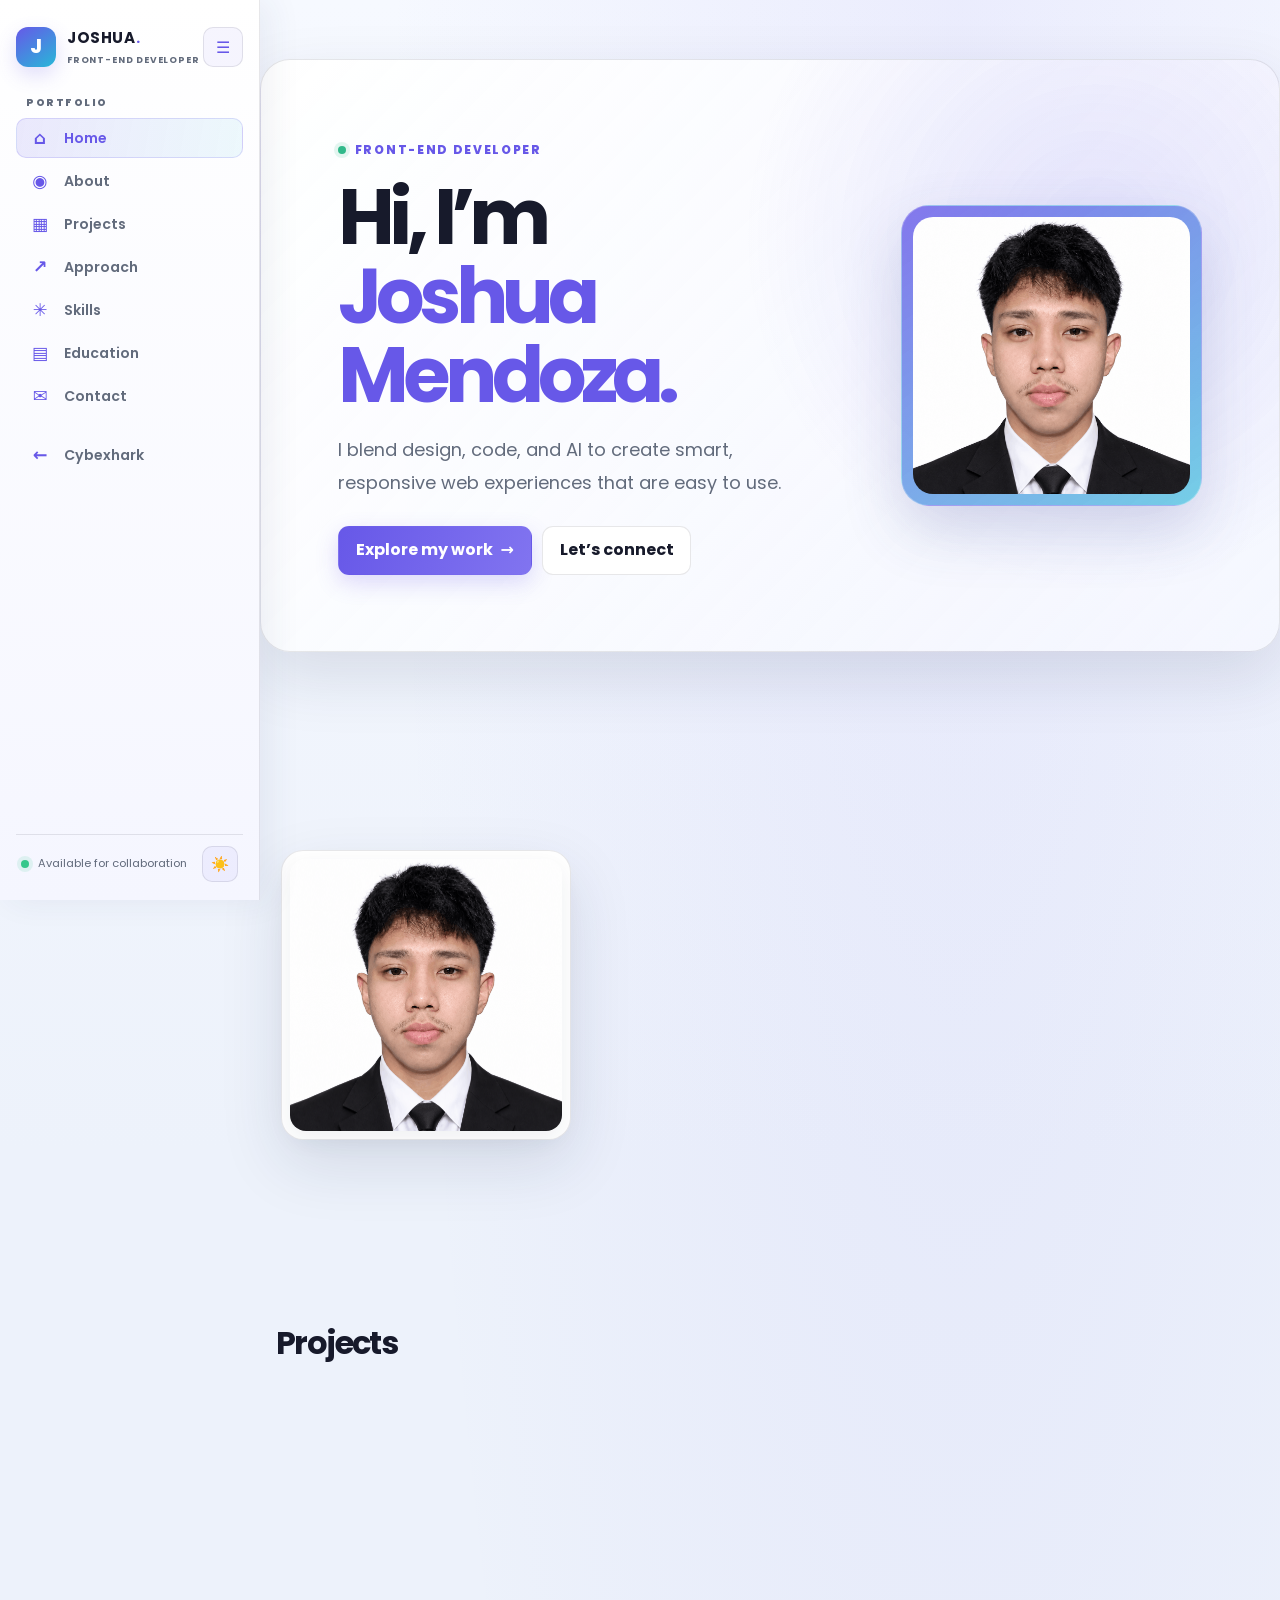
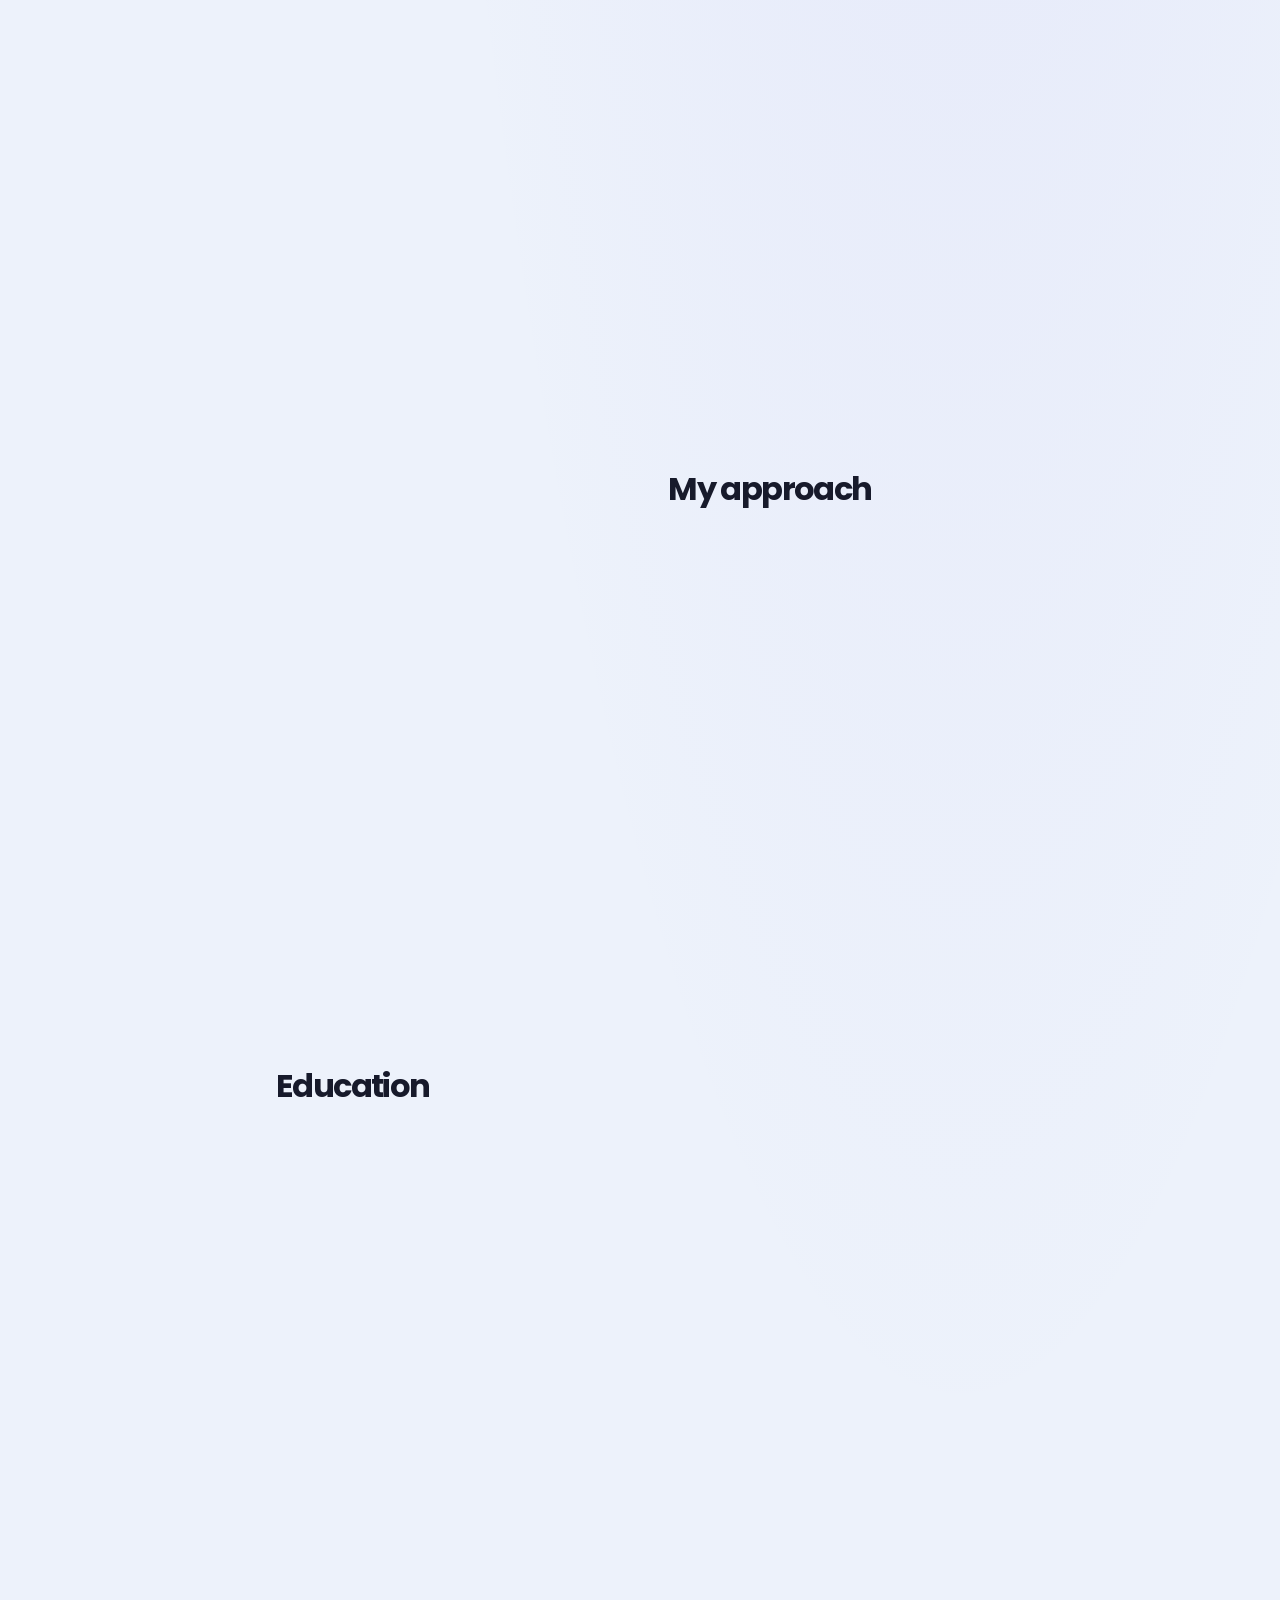
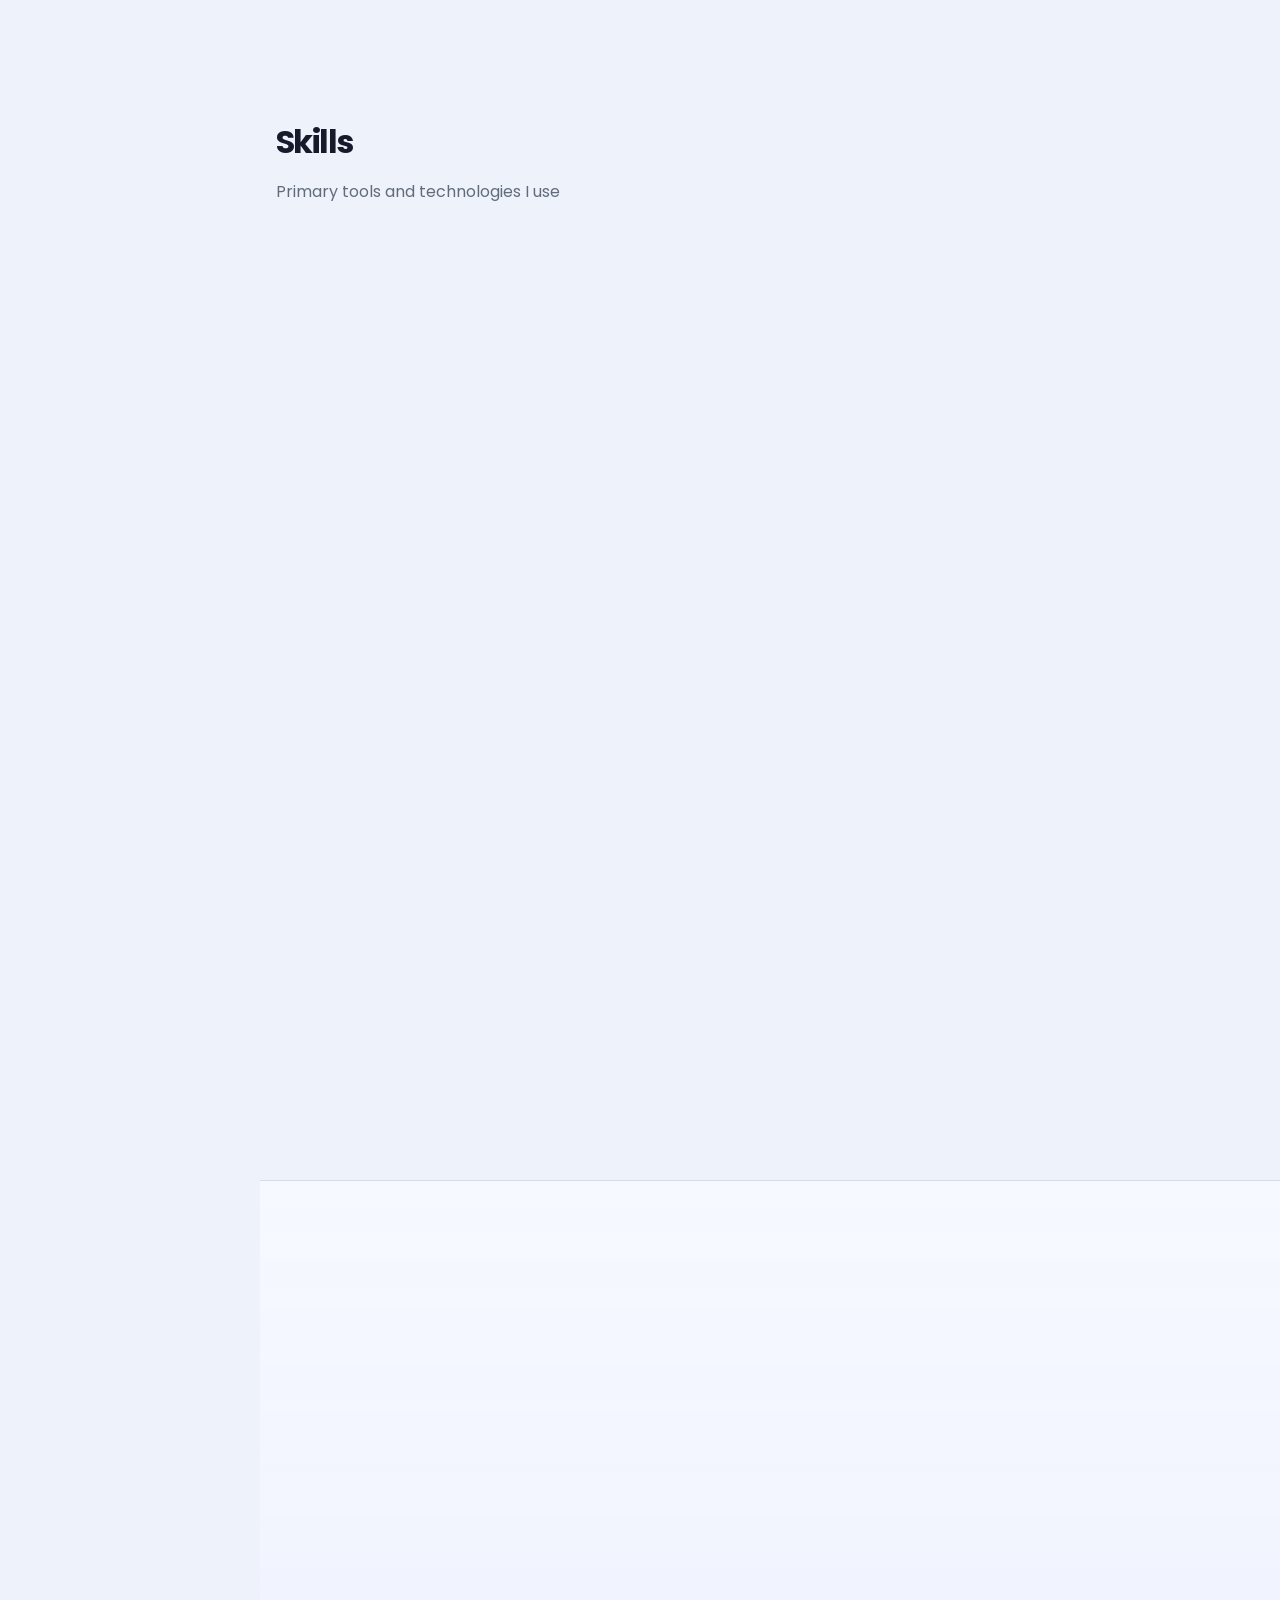
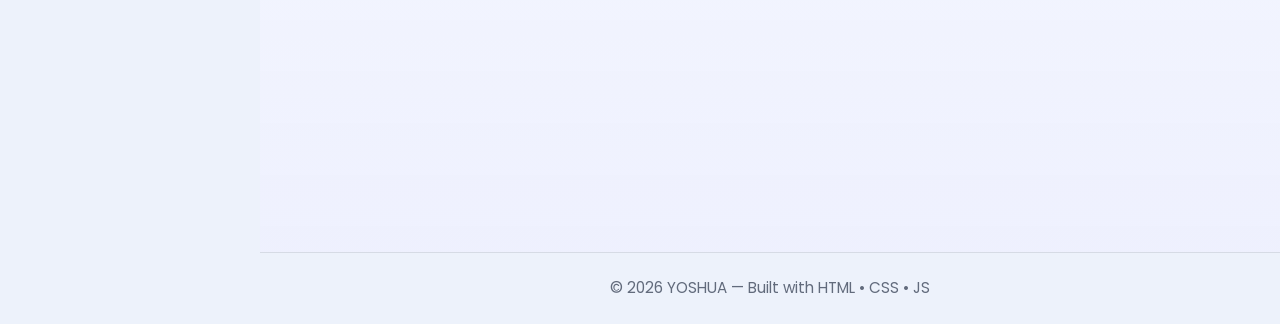
<file: profile.html>
<!DOCTYPE html>
<html lang="en">
<head>
  <meta charset="utf-8" />
  <meta name="viewport" content="width=device-width,initial-scale=1" /> 
  <link rel="icon" href="J.png" type="image/png" />
  <title>Joshua Mendoza — Front-End Developer</title>
  <meta name="description" content="Explore the portfolio of Joshua Mendoza, a front-end developer building responsive, user-friendly web experiences.">
  <link href="https://fonts.googleapis.com/css2?family=Poppins:wght@300;400;500;600;700;800&display=swap" rel="stylesheet">
  <link rel="stylesheet" href="profile.css">
  <meta name="theme-color" content="#6758e8">
</head>
<body>
  <aside class="profile-sidebar" id="site-sidebar" aria-label="Profile navigation">
    <div class="sidebar-top">
      <a class="sidebar-brand" href="#hero" aria-label="Joshua Mendoza home">
        <span class="sidebar-brand-mark" aria-hidden="true">J</span>
        <span class="sidebar-brand-copy"><strong>JOSHUA<span>.</span></strong><small>FRONT-END DEVELOPER</small></span>
      </a>
      <button id="sidebar-collapse-btn" class="sidebar-collapse-btn" type="button" aria-controls="navbar" aria-expanded="true" aria-label="Collapse sidebar" title="Collapse sidebar">
        <span aria-hidden="true">☰</span>
      </button>
    </div>
    <p class="sidebar-label">PORTFOLIO</p>
    <nav id="navbar" class="nav" aria-label="Primary">
      <a href="#hero"><span class="nav-icon" aria-hidden="true">⌂</span><span class="nav-label">Home</span></a>
      <a href="#about"><span class="nav-icon" aria-hidden="true">◉</span><span class="nav-label">About</span></a>
      <a href="#projects"><span class="nav-icon" aria-hidden="true">▦</span><span class="nav-label">Projects</span></a>
      <a href="#approach"><span class="nav-icon" aria-hidden="true">↗</span><span class="nav-label">Approach</span></a>
      <a href="#skills"><span class="nav-icon" aria-hidden="true">✳</span><span class="nav-label">Skills</span></a>
      <a href="#education"><span class="nav-icon" aria-hidden="true">▤</span><span class="nav-label">Education</span></a>
      <a href="#contact"><span class="nav-icon" aria-hidden="true">✉</span><span class="nav-label">Contact</span></a>
      <a class="sidebar-home-link" href="index.html"><span class="nav-icon" aria-hidden="true">←</span><span class="nav-label">Cybexhark</span></a>
    </nav>
    <div class="sidebar-bottom">
      <span class="sidebar-status" aria-hidden="true"></span>
      <span class="sidebar-label-text">Available for collaboration</span>
      <button id="theme-toggle" class="icon-btn theme-toggle" type="button" aria-label="Toggle dark mode" title="Toggle dark mode">
        <span class="icon-sun" aria-hidden="true">☀️</span>
        <span class="icon-moon" aria-hidden="true">🌙</span>
      </button>
    </div>
  </aside>
  <button class="sidebar-backdrop" id="sidebar-backdrop" type="button" aria-label="Close navigation" hidden></button>

  <div id="page-wrap">
    <div class="mobile-topbar">
      <a class="mobile-brand" href="#hero">JOSHUA<span>.</span></a>
      <button id="mobile-menu-btn" class="icon-btn mobile-menu-btn" type="button" aria-controls="site-sidebar" aria-expanded="false" aria-label="Open menu">
        <span aria-hidden="true">☰</span>
      </button>
    </div>

    <a class="skip-link" href="#main-content">Skip to content</a>
    <main id="main-content">
      <section id="hero" class="hero section">
        <div class="container hero-card reveal">
          <div class="hero-left">
            <p class="hero-kicker"><span aria-hidden="true"></span> FRONT-END DEVELOPER</p>
            <h1 class="hero-title">Hi, I’m <span>Joshua Mendoza.</span></h1>
            <p class="hero-sub">I blend design, code, and AI to create smart, responsive web experiences that are easy to use.</p>
            <div class="hero-ctas">
              <a class="btn primary" href="#projects">Explore my work <span aria-hidden="true">→</span></a>
              <a class="btn ghost" id="contact-scroll" href="#contact">Let’s connect</a>
            </div>
          </div>
          <div class="hero-right">
            <div class="hero-visual">
              <img src="Joshua.png" width="554" height="554" alt="Joshua Mendoza at the gym" fetchpriority="high">
            </div>
          </div>
        </div>
      </section>

      <section id="about" class="section about">
        <div class="container about-grid">
          <div class="about-photo">
            <img src="Joshua.png" width="554" height="554" alt="Joshua Mendoza">
          </div>
          <!-- add reveal to about text -->
          <div class="about-text reveal">
            <h2>About Me</h2>
            <p>I’m a Front‑End Developer who enjoys creating responsive websites, solving coding errors, and improving user experience. I love building clean, functional, and creative designs.</p>
            <p>Available for freelance and collaboration — I love solving UI challenges and shipping simple, maintainable solutions.</p>
          </div>
        </div>
      </section>

      <section id="projects" class="section projects">
        <div class="container">
          <h2 class="section-title">Projects</h2>
          <div class="projects-grid">

            <!-- Project 1 -->
            <article class="project-card reveal" tabindex="0">
              <div class="project-thumb project-thumb-notes" aria-hidden="true">
                <span class="preview-kicker">AI PLATFORM GUIDE</span>
                <span class="preview-title">NEURO<span>NOTES</span></span>
                <span class="preview-tags"><span>ChatGPT</span><span>Gemini</span><span>DeepSeek</span></span>
              </div>
              <div class="project-content">
                <h3>NEURONOTES</h3>
                <p class="muted">A website I made to show different AI platforms like ChatGPT, DeepSeek, and Gemini. It explains what each AI does in an easy-to-read and organized design.</p>
                <div class="project-meta">
                  <div class="badges">
                    <span class="badge">HTML</span>
                    <span class="badge">CSS</span>
                    <span class="badge">JavaScript</span>
                  </div>
                  <div class="actions">
                    <a class="btn small" href="https://joshdevcaff.github.io/NueroNotes/" target="_blank" rel="noopener noreferrer">Live demo <span aria-hidden="true">↗</span></a>
                    <a class="btn small ghost" href="https://github.com/JOSHDEVCAFF/NueroNotes" target="_blank" rel="noopener noreferrer">View source <span aria-hidden="true">↗</span></a>
                  </div>
                </div>
              </div>
            </article>

            <!-- Project 2 -->
            <article class="project-card reveal" tabindex="0">
              <div class="project-thumb project-thumb-yoshuai" aria-hidden="true">
                <span class="preview-kicker">YOUR AI ASSISTANT</span>
                <span class="preview-title">YOSHUA<span>AI</span></span>
                <span class="preview-chat"><span></span><span></span><span></span></span>
              </div>
              <div class="project-content">
                <h3>YOSHUAI</h3>
                <p class="muted">A simple and modern AI chatbot I designed with a clean layout and custom logo. It lets users chat easily in a smooth and futuristic interface.</p>
                <div class="project-meta">
                  <div class="badges">
                    <span class="badge">HTML</span>
                    <span class="badge">CSS</span>
                    <span class="badge">JavaScript</span>
                  </div>
                  <div class="actions">
                    <a class="btn small" href="https://joshdevcaff.github.io/YoshuaBot/" target="_blank" rel="noopener noreferrer">Live demo <span aria-hidden="true">↗</span></a>
                    <a class="btn small ghost" href="https://github.com/JOSHDEVCAFF/yoshuAInew" target="_blank" rel="noopener noreferrer">View source <span aria-hidden="true">↗</span></a>
                  </div>
                </div>
              </div>
            </article>

            <!-- Project 3 -->
            <article class="project-card reveal" tabindex="0">
              <div class="project-thumb project-thumb-faith" aria-hidden="true">
                <span class="preview-kicker">FAITH · STYLE · PURPOSE</span>
                <span class="preview-title">I LOVE<br><span>JESUS.</span></span>
                <span class="preview-tags"><span>SHOP</span><span>NEW COLLECTION</span></span>
              </div>
              <div class="project-content">
                <h3>I LOVE JESUS.</h3>
                <p class="muted">An online Christian clothing store that spreads the gospel through fashion. The site features a clean layout with easy navigation for shopping shirts, hoodies, and accessories.</p>
                <div class="project-meta">
                  <div class="badges">
                    <span class="badge">HTML</span>
                    <span class="badge">CSS</span>
                    <span class="badge">JavaScript</span>
                  </div>
                  <div class="actions">
                    <a class="btn small" href="https://jesusinthestreet.com/" target="_blank" rel="noopener noreferrer">Live demo <span aria-hidden="true">↗</span></a>
                    <span class="btn small unavailable" aria-label="Source code not available">Source unavailable</span>
                  </div>
                </div>
              </div>
            </article>

          </div>
        </div>
      </section>

      <!-- Approach: how we plan with clients -->
      <section id="approach" class="section approach">
        <div class="container">
          <h2 class="section-title">My approach</h2>

          <div class="approach-grid">
            <article class="approach-card reveal approach-primary" tabindex="0" aria-labelledby="approach-1-title">
              <div class="approach-inner">
                <h3 id="approach-1-title">Planning & Strategy</h3>
                <p class="muted">We'll collaborate to map out your website's goals, target audience, and key functionalities. We'll discuss things like site structure, navigation, and content requirements.</p>
                <div class="approach-cta"><span class="phase-pill">Phase 1</span></div>
              </div>
            </article>

            <article class="approach-card reveal approach-secondary" tabindex="0" aria-labelledby="approach-2-title">
              <div class="approach-inner">
                <h3 id="approach-2-title">Design & Prototyping</h3>
                <p class="muted" style="color: white;">Create wireframes and visual designs, iterate with feedback, and build interactive prototypes to validate UX before development.</p>
                <div class="approach-cta"><span class="phase-pill">Phase 2</span></div>
              </div>
            </article>

            <article class="approach-card reveal approach-melee" tabindex="0" aria-labelledby="approach-3-title">
              <div class="approach-inner">
                <h3 id="approach-3-title">Build & Launch</h3>
                <p class="muted" style="color: white;">Develop responsive, accessible code, test across devices, optimise performance, and deploy — followed by monitoring and maintenance.</p>
                <div class="approach-cta"><span class="phase-pill">Phase 3</span></div>
              </div>
            </article>
          </div>
        </div>
      </section>

      <!-- Education: new minimal section you can expand later -->
      <section id="education" class="section education">
        <div class="container">
          <h2 class="section-title">Education</h2>
          <div class="education-list">
            <div class="education-item reveal">
              <h3>Mandaue City College</h3>
              <p class="muted">B.S. in Information Technology — 2nd Year College | Currently Enrolled</p>
            </div>
            <div class="education-item reveal">
              <h3>ACLC College of Mandaue</h3>
              <p class="muted">Graduate of the ICT-TVL Programming Strand | 2025</p>
            </div>
            <div class="education-item reveal">
              <h3>Tabok National High School</h3>
              <p class="muted">Graduated | 2023</p>
            </div>
            <div class="education-item reveal">
              <h3>Basak Elementary School</h3>
              <p class="muted">Graduated | 2019</p>
            </div>
          </div>
          </div>
        
      </section>

      <section id="skills" class="section skills">
        <div class="container">
          <h2 class="section-title">Skills</h2>
          <p class="muted">Primary tools and technologies I use</p>

          <!-- concise skills list (centered) -->
          <div class="skills-list reveal">
            <ul class="skills-inline">
              <li>HTML</li>
              <li>CSS</li>
              <li>JavaScript</li>
              <li>Responsive design</li>
              <li>Problem solving</li>
              <li>Debugging</li>
              <li>UI design</li>
            </ul>
          </div>

          <!-- keep progress bars (animated) -->
          <div class="skills-grid">
            <div class="skill reveal">
              <div class="skill-head">
                <div class="skill-name">HTML</div>
                <div class="skill-percent">95%</div>
              </div>
              <div class="skill-bar"><div class="skill-fill skill-html" data-percent="95"></div></div>
            </div>

            <div class="skill reveal">
              <div class="skill-head">
                <div class="skill-name">CSS</div>
                <div class="skill-percent">90%</div>
              </div>
              <div class="skill-bar"><div class="skill-fill skill-css" data-percent="90"></div></div>
            </div>

            <div class="skill reveal">
              <div class="skill-head">
                <div class="skill-name">JavaScript</div>
                <div class="skill-percent">88%</div>
              </div>
              <div class="skill-bar"><div class="skill-fill skill-js" data-percent="88"></div></div>
            </div>

          </div>
        </div>
      </section>

      <section id="contact" class="section contact">
        <div class="container contact-grid">
          <!-- LEFT: contact details with large circular icons -->
            <div class="contact-left reveal">
            <h2 class="section-title">Let's Talk</h2>
            <p class="muted">Have a project in mind or just want to say hi? Feel free to reach out. I'm always open to discussing new ideas and opportunities.</p>

            <div class="contact-items">
              <div class="contact-item">
              <span class="contact-icon phone" aria-hidden="true">📞</span>
              <div class="contact-info">
                <strong>Phone</strong>
                <a class="muted contact-link" href="tel:+639928784685">0992-878-4685</a>
              </div>
              </div>

              <div class="contact-item">
              <span class="contact-icon email" aria-hidden="true">✉️</span>
              <div class="contact-info">
                <strong>Email</strong>
                <a class="muted contact-link" href="mailto:joshscz123@gmail.com">joshscz123@gmail.com</a>
              </div>
              </div>

              <div class="contact-item">
              <span class="contact-icon location" aria-hidden="true">📍</span>
              <div class="contact-info">
                <strong>Address</strong>
                <div class="muted">Mandaue City, Philippines</div>
              </div>
              </div>
            </div>
            <div class="social-boxes" aria-label="Social links">
              <a class="social-card" href="https://github.com/JOSHDEVCAFF" target="_blank" rel="noopener noreferrer" aria-label="GitHub profile">
              <span aria-hidden="true"><img src="github.png" alt=""></span>
              </a>

              <a class="social-card" href="https://www.instagram.com/joshcaffeinated" target="_blank" rel="noopener noreferrer" aria-label="Instagram profile">
              <span aria-hidden="true"><img src="social.png" alt=""></span>
              </a>
              
              <a class="social-card" href="https://www.facebook.com/JoshCaffdial" target="_blank" rel="noopener noreferrer" aria-label="Facebook profile">
              <span aria-hidden="true"><img src="facebook.png" alt=""></span>
              </a>
            </div>
            </div>
        </div>
      </section>

      <!-- Contact CTA: large hero + two-card grid -->
      <section id="contact-cta" class="section contact-cta">
        <div class="container">
          <div class="cta-hero reveal">
            <h2 class="cta-title">Ready to take your digital presence to the next level?</h2>
            <p class="cta-sub muted">Reach out to me today and let's discuss how I can help you achieve your goals.</p>
            <div class="cta-actions">
              <button class="btn cta-btn" id="cta-scroll-btn" type="button">Let's get in touch!</button>
            </div>
          </div>

          <div class="cta-grid reveal" aria-hidden="false">
            <div class="cta-card cta-card--left">
              <h3>Let’s bring your vision to life with code that works beautifully</h3>
              <p class="muted">Fast, maintainable, and accessible front-end development. I craft UIs that look great and perform even better.</p>
              <div style="margin-top:1rem;">
                <button class="btn ghost" id="copy-email-btn" type="button">Copy my email address</button>
              </div>
            </div>

            <div class="cta-card cta-card--right">
              <small class="muted">The Inside Scoop</small>
              <h4>Currently developing a high-performance JavaScript animation library</h4>
              <div class="cta-code-visual" aria-hidden="true">
                <!-- decorative code block (pure CSS) -->
                <pre>// import moduleName from 'modulePath';</pre>
              </div>
            </div>
          </div>
        </div>
      </section>
    </main>

    <footer class="site-footer">
      <div class="container">
        <p>© <span id="year"></span> YOSHUA — Built with HTML • CSS • JS</p>
      </div>
    </footer>
  </div> <!-- end #page-wrap -->

  <script src="profile.js"></script>
</body>
</html>
</file>
<file: profile.css>
/* Reset */
* { box-sizing: border-box; margin: 0; padding: 0; }
:root{
  --bg: #f6f9ff;
  --surface: #ffffff;
  --muted: #6b7280;
  --text: #0f172a;
  --accent: #0066ff;
  --accent-2: #00d1ff;
  --glass: rgba(255,255,255,0.6);
  --radius-sm: 10px;
  --radius-md: 16px;
  --radius-lg: 20px;
  --shadow-sm: 0 6px 18px rgba(16,24,40,0.06);
  --shadow-md: 0 18px 60px rgba(16,24,40,0.08);
  --container: 1100px;
  --gap: 1.25rem;
  --transition: 320ms cubic-bezier(.2,.9,.2,1);
  --mobile-break: 900px;
}

/* Dark theme */
body.dark {
  --bg: #071124;
  --surface: #071a2a;
  --muted: #9aa7b7;
  --text: #e6f0ff;
  --accent: #42b3ff;
  --accent-2: #7af0ff;
  --glass: rgba(8,18,30,0.6);
  --shadow-sm: 0 8px 28px rgba(2,6,23,0.6);
  --shadow-md: 0 28px 80px rgba(2,6,23,0.7);
  background: linear-gradient(180deg,#051025,#071124 60%);
}

/* Base */
html { scroll-behavior: smooth; }
body {
  font-family: "Poppins", system-ui, -apple-system, "Segoe UI", Roboto, "Helvetica Neue", Arial;
  background: linear-gradient(180deg,var(--bg), #eef4ff 60%);
  color: var(--text);
  -webkit-font-smoothing:antialiased;
  -moz-osx-font-smoothing:grayscale;
  line-height: 1.5;
}

/* Container */
.container { max-width: var(--container); margin: 0 auto; padding: 0 1rem; }

/* Header */
.site-header { position: sticky; top: 14px; z-index: 60; }
.header-inner { display:flex; gap:var(--gap); align-items:center; justify-content:space-between; padding:0.75rem; background: linear-gradient(180deg, rgba(255,255,255,0.7), rgba(255,255,255,0.45)); backdrop-filter: blur(6px); border-radius: 14px; box-shadow: var(--shadow-sm); }
body.dark .header-inner { background: linear-gradient(180deg, rgba(3,8,17,0.6), rgba(3,8,17,0.45)); }

.logo { font-weight:700; font-size:1.05rem; color:var(--text); text-decoration:none; padding:0.25rem 0.5rem; border-radius:8px; font-family: system-ui, -apple-system, BlinkMacSystemFont, 'Segoe UI', Roboto, Oxygen, Ubuntu, Cantarell, 'Open Sans', 'Helvetica Neue', sans-serif;}

/* Nav */
.nav { display:flex; gap:0.6rem; align-items:center; }
.nav a { text-decoration:none; color:var(--muted); padding:0.5rem 0.6rem; border-radius:999px; font-weight:600; transition: all var(--transition); font-size:0.95rem; }
.nav a:hover, .nav a:focus { color:#fff; background:linear-gradient(90deg,var(--accent),var(--accent)); transform:translateY(-2px); outline:none; }

/* Header controls */
.header-controls { display:flex; gap:0.5rem; align-items:center; }
.icon-btn { background:transparent; border:none; cursor:pointer; padding:0.5rem; border-radius:10px; font-size:1rem; color:var(--text); }
.icon-btn:focus-visible { outline:3px solid rgba(0, 119, 255, 0.297); outline-offset:3px; }

/* Menu button visible on mobile */
.menu-btn { display:none; }

/* Hero */
.section { padding: 3.25rem 0; }
.hero-card { display:flex; gap:2rem; align-items:center; justify-content:space-between; background:linear-gradient(135deg, rgba(0,120,255,0.06), rgba(0,209,255,0.02)); border-radius:var(--radius-lg); padding:2rem; box-shadow:var(--shadow-md); }
.hero-title { font-size:2.2rem; margin-bottom:0.6rem; }
.hero-sub { color:var(--muted); max-width:54ch; margin-bottom:0.9rem; }
.hero-ctas { display:flex; gap:0.75rem; flex-wrap:wrap; }

/* Buttons */
.btn { display:inline-flex; align-items:center; justify-content:center; gap:0.5rem; padding:0.7rem 1rem; border-radius:999px; text-decoration:none; font-weight:700; cursor:pointer; border:1px solid transparent; }
.btn.primary { background:linear-gradient(90deg,var(--accent),var(--accent-2)); color:#fff; box-shadow:0 8px 24px rgba(0,102,255,0.12); }
.btn.ghost { background:linear-gradient(rgba(66, 66, 136, 0), rgba(123, 123, 189, 0)); color:var(--text); border:1px solid rgba(0, 0, 0, 0); }
.btn.small { padding:0.45rem 0.7rem; font-size:0.9rem; }

/* About */
.about-grid { display:grid; grid-template-columns: 220px 1fr; gap:1.25rem; align-items:center; }
.about-photo img { width:100%; height:auto; border-radius:16px; box-shadow:var(--shadow-sm); }

/* Projects */
.section-title { font-size:1.4rem; margin-bottom:0.5rem; }
.projects-grid { display:grid; grid-template-columns: repeat(3, 1fr); gap:1rem; margin-top:1rem; }
.project-card { background:var(--surface); border-radius:14px; padding:0.9rem; box-shadow:var(--shadow-sm); border:1px solid rgba(15,23,42,0.03); transition: transform var(--transition), box-shadow var(--transition); }
.project-card:focus, .project-card:hover { transform: translateY(-8px); box-shadow: var(--shadow-md); outline:none; }
.project-thumb { height:150px; overflow:hidden; border-radius:10px; margin-bottom:0.65rem; background:linear-gradient(180deg, rgba(0,0,0,0.03), rgba(0,0,0,0.02)); }
.project-thumb img { width:100%; height:100%; object-fit:cover; transition:transform var(--transition); }
.project-card:hover .project-thumb img { transform: scale(1.04); }

/* Badges & actions */
.badges { display:flex; gap:0.5rem; align-items:center; flex-wrap:wrap; }
.badge { background: rgba(15,23,42,0.06); color:var(--text); padding:0.25rem 0.5rem; border-radius:999px; border:1px solid rgba(15,23,42,0.03); }
.actions { display:flex; gap:0.5rem; margin-left:auto; }

/* Skills */
.skills-grid { display:grid; grid-template-columns: repeat(2, 1fr); gap:0.9rem; margin-top:1rem; }
.skill { background:var(--surface); padding:0.6rem; border-radius:12px; box-shadow:var(--shadow-sm); }
.skill-head { display:flex; justify-content:space-between; align-items:center; margin-bottom:0.4rem; font-weight:700; }
.skill-bar { width:100%; height:10px; background:rgba(0,0,0,0.06); border-radius:999px; overflow:hidden; }
.skill-fill { height:100%; width:0%; background:linear-gradient(90deg,var(--muted),var(--accent-2)); border-radius:999px; transition: width 900ms cubic-bezier(.2,.9,.2,1); }

/* Skill colors (override generic .skill-fill background) */
.skill-fill.skill-html {
  background: linear-gradient(90deg, #f59e0b 0%, #fb923c 100%); /* orange */
}
body.dark .skill-fill.skill-html {
  background: linear-gradient(90deg, #fbbf24 0%, #f59e0b 100%);
}

.skill-fill.skill-css {
  background: linear-gradient(90deg, #2563eb 0%, #60a5fa 100%); /* blue */
}
body.dark .skill-fill.skill-css {
  background: linear-gradient(90deg, #60a5fa 0%, #2563eb 100%);
}

.skill-fill.skill-js {
  background: linear-gradient(90deg, #facc15 0%, #f59e0b 100%); /* yellow */
}
body.dark .skill-fill.skill-js {
  background: linear-gradient(90deg, #fef08a 0%, #facc15 100%);
}


/* Contact */
.contact-grid { display:grid; grid-template-columns: 1fr 380px; gap:1.25rem; align-items:start; }
.contact-form { background:var(--surface); padding:1rem; border-radius:12px; box-shadow:var(--shadow-sm); display:flex; flex-direction:column; gap:0.7rem; }
.contact-form label { display:block; font-size:0.9rem; color:var(--muted); font-style: normal;   }
.contact-form input { width:100%; padding:0.6rem; border-radius:8px; border:2px solid rgb(5, 18, 51); color:var(--text); font-style: normal;}
.label-text {color: white; }
.contact-form textarea {border: 1px solid blue;}
/* Footer */
.site-footer { margin-top: rem; padding:1.5rem 0; color:var(--muted); text-align:center; }

/* Reveal (slide + fade) defaults */
.reveal {
  opacity: 0;
  transform: translateY(18px);
  transition: opacity 520ms cubic-bezier(.2,.9,.2,1), transform 520ms cubic-bezier(.2,.9,.2,1);
  will-change: opacity, transform;
  backface-visibility: hidden;
}

/* When element is visible */
.reveal.is-visible {
  opacity: 1;
  transform: translateY(0);
}

/* Stagger utility (optional) — use data-delay on elements for slight stagger */
.reveal[data-delay="1"] { transition-delay: 90ms; }
.reveal[data-delay="2"] { transition-delay: 160ms; }
.reveal[data-delay="3"] { transition-delay: 240ms; }

/* Make sure hero is centered and has consistent spacing on small screens */
.hero-card { align-items: center; justify-content: space-between; gap: 1.25rem; }
@media (max-width: 800px) {
  .hero-card { padding: 1rem; }
  .hero-sub { max-width: 100%; }
}

/* Mobile: move hero image above text and center it */
@media (max-width: 800px) {
  .hero-card { flex-direction: column; padding: 1rem; gap: 1rem; }

  /* show the visual and place it above the copy */
  .hero-right {
    display: block !important;    /* override any earlier display:none */
    order: -1;                    /* place before .hero-left */
    width: 100%;
    text-align: center;
  }

  .hero-visual,
  .hero-visual img {
    display: block;
    margin: 0 auto 0.8rem;
    max-width: 280px;             /* comfortable size on small devices */
    width: 70%;
    height: auto;
    border-radius: 12px;
  }

  .hero-left { width: 100%; }
}

/* Education tweaks */
.education-list { display:flex; gap:1rem; flex-direction:column; margin-top:0.75rem; }
.education-item { background:var(--surface); padding:0.9rem; border-radius:12px; box-shadow:var(--shadow-sm); }

/* Respect reduced motion */
@media (prefers-reduced-motion: reduce) {
  .reveal { transition: none !important; transform: none !important; opacity: 1 !important; }
}

/* Ensure reveal elements don't cause layout shift when hidden */
.reveal { will-change: transform, opacity; }

/* Utilities */
.muted { color:var(--muted); }
.link { color:var(--accent); text-decoration:none; font-weight:600;}

/* Responsive */
@media (max-width: 1000px) {
  .projects-grid { grid-template-columns: repeat(2, 1fr); }
  .contact-grid { grid-template-columns: 1fr; }
  .about-grid { grid-template-columns: 1fr; text-align:center; }
  .about-photo { order: -1; }
}

@media (max-width: 700px) {
  .header-inner { padding:0.6rem; }
  .hero-card { flex-direction:column; gap:1rem; padding:1rem; }
  .projects-grid { grid-template-columns: 1fr; }
  .menu-btn { display:block; }
  .nav { position:absolute; right:12px; top:72px; display:none; flex-direction:column; background:var(--surface); padding:0.6rem; border-radius:12px; box-shadow:var(--shadow-sm); }
  .nav a { padding:0.6rem 0.9rem; }
  .nav.open { display:flex; }
  .container { padding:0 0.8rem; }
}

@media (max-width: 420px) {
  .chat-widget { right: 12px; bottom: 12px; }
  .chat-panel { width: 280px; max-width: calc(100vw - 32px); }
  .chat-toggle { width: 52px; height: 52px; font-size: 100px;}
}

/* Project cards: smoother radius, layered shadows and hover lift */
.projects-container {
  display: grid;
  grid-template-columns: repeat(auto-fit, minmax(260px,1fr));
  gap: 1.5rem;
}

.project {
  background: var(--surface);
  padding: 1.5rem;
  border-radius: var(--radius-md);
  box-shadow: 0 8px 30px rgba(16,24,40,0.06), 0 2px 6px rgba(16,24,40,0.04);
  transition: transform var(--transition), box-shadow var(--transition), opacity var(--transition);
  border: 1px solid rgba(15,23,42,0.03);
}

.project h3 {
  margin-bottom: 0.5rem;
  color: #0f172a;
}

.project p {
  color: var(--muted);
  font-size: 0.95rem;
}

/* Project thumbnail */
.project .thumb {
  width: 100%;
  height: 160px;
  overflow: hidden;
  border-radius: 12px;
  margin-bottom: 0.9rem;
  background: linear-gradient(180deg, rgba(0,0,0,0.03), rgba(0,0,0,0.02));
  display: flex;
  align-items: center;
  justify-content: center;
}
.project .thumb img {
  width: 100%;
  height: 100%;
  object-fit: cover;
  display: block;
  transition: transform 400ms cubic-bezier(.2,.9,.2,1), filter 400ms;
  will-change: transform;
}
.project:hover .thumb img,
.project:focus-within .thumb img {
  transform: scale(1.04) translateY(-4px);
  filter: saturate(1.05) contrast(1.02);
}

/* Badges for languages */
.badges {
  display: flex;
  gap: 0.5rem;
  margin-top: 0.8rem;
  flex-wrap: wrap;
}
.badge {
  background: rgba(15,23,42,0.06);
  color: #0f172a;
  font-weight: 700;
  font-size: 0.75rem;
  padding: 0.25rem 0.6rem;
  border-radius: 999px;
  border: 1px solid rgba(15,23,42,0.04);
}

/* Actions (links) */
.actions {
  margin-top: 0.9rem;
  display: flex;
  gap: 0.6rem;
}
.btn-link {
  text-decoration: none;
  padding: 0.45rem 0.8rem;
  border-radius: 999px;
  font-weight: 700;
  color: var(--accent);
  background: rgba(0,102,255,0.06);
  border: 1px solid rgba(0,102,255,0.12);
  transition: background var(--transition), transform var(--transition);
}
.btn-link:hover,
.btn-link:focus {
  background: linear-gradient(90deg,var(--accent),var(--accent-2));
  color: #fff;
  transform: translateY(-3px);
}

/* Hover lift + subtle scale */
.project:hover,
.project:focus-within {
  transform: translateY(-8px) scale(1.01);
  box-shadow: 0 18px 50px rgba(16,24,40,0.10);
}

/* Footer */
footer {
  text-align: center;
  padding: 1.5rem;
  font-size: 0.95rem;
  color: var(--muted);
  margin-top: 2rem;
}

/* --- Responsive fixes & overrides --- */

/* Make images always fluid */
img { max-width: 100%; height: auto; display: block; }

/* Fluid typography for headings (scales between mobile and desktop) */
.hero-title { font-size: clamp(1.6rem, 5.2vw, 2.4rem); }
.section-title { font-size: clamp(1.1rem, 2.6vw, 1.5rem); }
.hero-sub { font-size: clamp(0.95rem, 2.2vw, 1rem); }

/* More robust container padding for small devices */
.container { padding-left: 1rem; padding-right: 1rem; }

/* Projects grid: 3 -> 2 -> 1 columns */
.projects-grid { grid-template-columns: repeat(3, 1fr); gap: 1rem; }
@media (max-width: 1000px) {
  .projects-grid { grid-template-columns: repeat(2, 1fr); }
}
@media (max-width: 640px) {
  .projects-grid { grid-template-columns: 1fr; }
}

/* Hero layout: stack on small screens and hide hero visual to save space */
.hero-card { align-items: center; }
@media (max-width: 800px) {
  .hero-card { flex-direction: column; padding: 1rem; gap: 1rem; }
  .hero-right { display: none; } /* hide illustration to prioritize content */
  .hero-left { width: 100%; }
}

/* Navigation: mobile-friendly full column menu and larger clickable areas */
.menu-btn { display: none; }
@media (max-width: 900px) {
  .menu-btn { display: inline-flex; }
  .nav {
    position: absolute;
    top: calc(100% + 12px);
    right: 12px;
    display: none;
    flex-direction: column;
    gap: 0.25rem;
    width: min(260px, calc(100vw - 32px));
    padding: 0.6rem;
    background: var(--surface);
    border-radius: 12px;
    box-shadow: var(--shadow-sm);
  }
  .nav.open, .nav.active { display: flex; }
  .nav a { padding: 0.5rem 0.5rem; font-size: 0.98rem; }
}

/* About section: center and stack on small screens */
@media (max-width: 1000px) {
  .about-grid { grid-template-columns: 1fr; text-align: center; gap: 1rem; }
  .about-photo { order: -1; display:flex; justify-content:center; }
  .about-photo img { width: 220px; height: auto; border-radius: 12px; }
}

/* Skills grid: 2 -> 1 on small screens */
@media (max-width: 700px) {
  .skills-grid { grid-template-columns: 1fr; }
}

/* Contact: stack form below text on narrow screens, adjust spacing */
@media (max-width: 1000px) {
  .contact-grid { grid-template-columns: 1fr; }
  .contact-form { width: 100%; }
}

/* small utility: ensure project-card padding and thumb scale down on tiny devices */
@media (max-width: 420px) {
  .project-card { padding: 0.7rem; }
  .project-thumb { height: 120px; }
}

/* Prevent menu from overlapping page edges when keyboard opens on small screens (iOS/Android)
   by giving the nav a max-height and scroll */
.nav { max-height: calc(100vh - 140px); overflow: auto; -webkit-overflow-scrolling: touch; }

/* Skills list (simple centered inline list) */
.skills-list { text-align: center; margin: 0.75rem 0 1rem 0; }
.skills-inline { list-style: none; display: inline-flex; gap: 0.75rem; flex-wrap: wrap; padding: 0; margin: 0; justify-content: center; }
.skills-inline li {
  background: rgba(15,23,42,0.06); /* light mode subtle */
  padding: 0.35rem 0.7rem;
  border-radius: 999px;
  font-weight: 700;
  color: var(--text);
  border: 1px solid rgba(15,23,42,0.03);
}

body.dark .skills-inline li {
  background: rgba(255,255,255,0.04); /* subtle light overlay on dark surface */
  color: var(--text);
  border: 1px solid rgba(255,255,255,0.06);
}

/* Contact layout tweaks */
.contact-grid { display: grid; grid-template-columns: 1fr 520px; gap: 2rem; align-items: start; }
@media (max-width: 1000px) { .contact-grid { grid-template-columns: 1fr; } }

/* Left column: big circular icons and stacked items */
.contact-left { padding: 1rem 0; }
.contact-left .section-title { margin-bottom: 0.6rem; }
.contact-items { display:flex; flex-direction:column; gap: 1.1rem; margin-top:1rem; }
.contact-item { display:flex; gap:1rem; align-items:center; }
.contact-icon {
  width:56px; height:56px; border-radius:50%; display:inline-flex; align-items:center; justify-content:center; font-size:1.25rem;
  box-shadow: var(--shadow-sm); flex: 0 0 auto;
}
.contact-icon.phone { background: linear-gradient(180deg,#10b981,#34d399); color:#052022; }
.contact-icon.email { background: linear-gradient(180deg,#f97316,#f43f5e); color:#fff; }
.contact-icon.location { background: linear-gradient(180deg,#60a5fa,#3b82f6); color:#052022; }
.contact-info strong { display:block; margin-bottom:0.15rem; }

/* Right column: form styles and big send button */
.contact-form { padding: 1rem; border-radius:12px; box-shadow: var(--shadow-sm); background: var(--surface); }
.contact-form label { display:block; font-size:0.9rem; color:var(--muted); margin-bottom:0.4rem; }
.contact-form input, .contact-form textarea {
  width:100%; padding:0.8rem; border-radius:8px; border:1px solid rgba(15,23,42,0.06); background:transparent; color:var(--text);
}
.contact-form textarea { min-height:140px; resize:vertical; }

/* prominent full-width send button style */
.btn-send {
  width:100%; padding:0.95rem 1rem; font-size:1rem; letter-spacing:0.08em; border-radius:10px;
  display:inline-block; text-align:center;
  box-shadow: 0 12px 30px rgba(2,6,23,0.08);
}
.btn-send:hover { transform: translateY(-2px); }

/* ensure sections are centered and consistent spacing */
.section { display:block; }
.container { margin-left:auto; margin-right:auto; padding-left:1rem; padding-right:1rem; }

/* Mobile tweaks to ensure interactivity and hero image placement */

/* show hamburger earlier and ensure nav is tappable */
@media (max-width: 900px) {
  .menu-btn { display: inline-flex !important; }
  .nav { z-index: 9998; } /* above other content */
  .header-controls { z-index: 9999; }
}

/* Put hero image on top for small screens and center it */
@media (max-width: 800px) {
  .hero-card { flex-direction: column; padding: 1rem; gap: 1rem; }
  .hero-right {
    display: block !important;
    order: -1;
    width: 100%;
    text-align: center;
  }
  .hero-visual img {
    max-width: 280px;
    width: 70%;
    margin: 0 auto 0.8rem;
    height: auto;
    border-radius: 12px;
  }
  .hero-left { width: 100%; }
}

/* Ensure inputs and clickable controls are above overlays on mobile */
@media (max-width: 700px) {
  .container, .header-inner { position: relative; z-index: 1; }
  .nav { position: absolute; right: 12px; top: 64px; }
}

/* --- Dark UI / Card layout overrides --- */

/* Apply dark UI only when .dark is on the body (restores light mode) */
body.dark {
  /* page background + default text color for dark mode */
  background: linear-gradient(180deg,#030418 0%, #071025 60%) !important;
  color: #e6eef9 !important;

  /* surface & color tokens for dark mode */
  --surface: linear-gradient(180deg, rgba(255,255,255,0.02), rgba(255,255,255,0.01));
  --surface-solid: #071026;
  --muted: #9aa7b7;
  --text: #e6eef9;
  --accent: #6b8cff;
  --accent-2: #7af0ff;
}

/* Make project cards large rounded panels with image left / content right */
.projects-grid {
  grid-template-columns: repeat(2, 1fr);
  gap: 1.5rem;
  align-items: stretch;
}

/* make each project card a prominent panel */
.project-card {
  display: grid;
  grid-template-columns: 1fr 1fr;
  gap: 1rem;
  align-items: center;
  background: linear-gradient(180deg, rgba(255,255,255,0.02), rgba(255,255,255,0.01));
  border-radius: 20px;
  padding: 1.25rem;
  box-shadow: 0 18px 50px rgba(2,6,23,0.5);
  border: 1px solid rgba(255,255,255,0.03);
  transition: transform 280ms ease, box-shadow 280ms ease;
  color: var(--text);
}

/* image column */
.project-card .project-thumb {
  height: 220px;
  border-radius: 14px;
  overflow: hidden;
  min-width: 280px;
  background: linear-gradient(180deg, rgba(0,0,0,0.12), rgba(0,0,0,0.06));
}

/* content column uses existing heading/paragraph, ensure spacing */
.project-card h3 { margin-top: 0; margin-bottom: 0.5rem; font-size: 1.25rem; }
.project-card .project-meta { margin-top: 0.8rem; display:flex; align-items:center; gap:0.6rem; }

/* hover lift */
.project-card:hover {
  transform: translateY(-8px);
  box-shadow: 0 36px 80px rgba(2,6,23,0.6);
}

/* Make badge color muted on dark */
.badge { background: rgba(255,255,255,0.03); color: var(--muted); }

/* Responsive: stack project card columns on small screens */
@media (max-width: 900px) {
  .projects-grid { grid-template-columns: 1fr; }
  .project-card { grid-template-columns: 1fr; padding: 1rem; }
  .project-card .project-thumb { height: 160px; width: 100%; min-width: auto; }
}

/* Larger rounded blocks for "feature" style sections */
.section .education-item,
.section .about-text,
.section .skills-list,
.section .contact-left {
  background: linear-gradient(180deg, rgba(255,255,255,0.01), rgba(255,255,255,0.005));
  border-radius: 18px;
  padding: 1rem;
  border: 1px solid rgba(255,255,255,0.03);
  box-shadow: 0 12px 40px rgba(2,6,23,0.45);
}

/* Improve hero card visual */
.hero-card {
  background: linear-gradient(180deg, rgba(255,255,255,0.02), rgba(255,255,255,0.01));
  border-radius: 24px;
  padding: 2rem;
  box-shadow: 0 30px 80px rgba(2,6,23,0.55);
}

/* Hero text color and CTA contrast */
.hero-title, .hero-sub { color: var(--text); }
.btn.primary { background: linear-gradient(90deg,var(--accent),var(--accent-2)); color: #fff; }

/* Ensure form/chat inputs show borders on dark background */
input, textarea, select, #chat-input, .chat-form input {
  background: rgba(255,255,255,0.02);
  color: var(--text);
  border: 1px solid rgba(255,255,255,0.06);
  box-shadow: none;
}

/* Tidy header styling for dark mode */
.header-inner { background: linear-gradient(180deg, rgba(255,255,255,0.02), rgba(255,255,255,0.01)); border-radius: 14px; }

/* Minor adjustments for small devices */
@media (max-width: 420px) {
  .hero-visual img { max-width: 220px; }
  .project-card .project-thumb { height: 140px; }
}

/* Approach section */
.approach { padding-top: 3rem; padding-bottom: 3.5rem; }
.approach .section-title { text-align: center; margin-bottom: 1.5rem; font-size: clamp(1.4rem, 3.6vw, 2rem); }

/* grid */
.approach-grid {
  display: grid;
  grid-template-columns: repeat(3, 1fr);
  gap: 1rem;
  align-items: stretch;
}

/* card base */
.approach-card {
  background: var(--surface);
  border-radius: 18px;
  padding: 2rem 1.25rem;
  box-shadow: var(--shadow-sm);
  display:flex;
  align-items:stretch;
  min-height: 320px;
  position: relative;
  overflow: hidden;
  transition: transform 320ms ease, box-shadow 320ms ease;
}

/* inner content for consistent spacing */
.approach-inner { display:flex; flex-direction:column; gap:1rem; width:100%; }
.approach-card h3 { margin-top:0; font-size:1.25rem; }
.approach-card p { margin:0; color:var(--muted); line-height:1.6; }

/* highlight primary card with provided image + gradient overlay */
.approach-primary {
  color: #fff;
  background-image:
    linear-gradient(180deg, rgba(2,128,128,0.85), rgba(6,29,29,0.5));
  background-size: cover;
  background-position: center;
  box-shadow: 0 30px 80px rgba(2,6,23,0.65);
}
.approach-secondary  {
  color: #ffffff;
  background-image: linear-gradient(180deg, rgba(125, 61, 156, .9), rgba(44, 10, 54, .7));
  background-size: cover;
  background-position: center;
  box-shadow: 0 30px 80px rgba(2,6,23,0.65);
}
.approach-melee  {
  color: #ffffff;
  background-image: linear-gradient(180deg, rgba(34, 113, 151, .9), rgba(8, 50, 65, .72));
  background-size: cover;
  background-position: center;
  box-shadow: 0 30px 80px rgba(2,6,23,0.65);
}
/* ensure text contrast on primary */
.approach-primary .muted { color: rgba(255,255,255,0.85); }

/* phase pill */
.phase-pill {
  display:inline-block;
  padding:0.65rem 1rem;
  border-radius:999px;
  background: transparent;
  color: var(--accent);
  border: 2px solid rgba(128, 103, 255, 0.6);
  font-weight: 700;
  align-self: center;
  margin-top:auto;
}

/* align CTA pills to bottom center on each card */
.approach-cta { display:flex; justify-content:center; align-items:flex-end; margin-top:1rem; }

/* hover lift */
.approach-card:hover { transform: translateY(-8px); box-shadow: var(--shadow-md); }

/* responsive: stack to single column on small screens */
@media (max-width: 980px) {
  .approach-grid { grid-template-columns: 1fr; }
  .approach-card { min-height: 220px; padding:1.25rem; }
  .phase-pill { align-self:center; }
}

/* small tweak for reduced-motion users */
@media (prefers-reduced-motion: reduce) {
  .approach-card { transition: none; transform: none; }
}

/* Contact CTA section */
.contact-cta {
  background: radial-gradient(1200px 400px at 50% 10%, rgba(70,90,255,0.06), transparent 20%),
              linear-gradient(180deg, rgba(0,0,0,0.06), transparent 40%),
              var(--surface);
  padding: 4rem 0;
  position: relative;
  overflow: hidden;
  border-top: 1px solid rgba(255,255,255,0.02);
}

/* subtle grid overlay to match screenshots */
.contact-cta::before {
  content: "";
  position: absolute; inset: 0;
  background-image:
    linear-gradient(rgba(255,255,255,0.01) 1px, transparent 1px),
    linear-gradient(90deg, rgba(255,255,255,0.01) 1px, transparent 1px);
  background-size: 120px 120px, 120px 120px;
  opacity: 0.05;
  pointer-events: none;
}

/* hero */
.cta-hero { text-align: center; max-width: 920px; margin: 0 auto 2rem auto; }
.cta-title { font-size: clamp(1.8rem, 4vw, 3.4rem); line-height: 1.02; margin-bottom:0.6rem; color: var(--text); font-weight:800; }
.cta-sub { margin-bottom: 1.25rem; color: var(--muted); font-size:1rem; }

/* CTA button outline / glow */
.cta-btn {
  padding: 0.95rem 1.4rem;
  border-radius: 14px;
  border: 2px solid rgba(128,103,255,0.6);
  background: transparent;
  color: var(--text);
  font-weight: 800;
  box-shadow: 0 6px 22px rgba(99, 84, 255, 0.06);
  transition: transform 220ms ease, box-shadow 220ms ease, background 220ms ease, color 220ms ease;
}
.cta-btn:hover,
.cta-btn:focus {
  transform: translateY(-4px);
  box-shadow: 0 30px 80px rgba(99,84,255,0.22);
  background: linear-gradient(90deg,var(--accent),var(--accent-2));
  color: white;
  outline: none;
}

/* grid of cards */
.cta-grid {
  display: grid;
  grid-template-columns: 1fr 1fr;
  gap: 1rem;
  margin-top: 1.5rem;
}

/* base card */
.cta-card {
  border-radius: 18px;
  padding: 1.75rem;
  min-height: 200px;
  display:flex;
  flex-direction:column;
  justify-content:space-between;
  background: linear-gradient(180deg, rgba(255,255,255,0.01), rgba(255,255,255,0.005));
  border: 1px solid rgba(255,255,255,0.03);
  box-shadow: 0 14px 40px rgba(2,6,23,0.35);
}

/* left gradient card */
.cta-card--left {
  background: linear-gradient(135deg, #7b3cff, #3b82f6 60%, #7af0ff 100%);
  color: white;
  box-shadow: 0 30px 80px rgba(59,130,246,0.12);
}
.cta-card--left .muted { color: rgba(255,255,255,0.85); }
.cta-card--left h3 { margin:0 0 0.6rem 0; }

/* right dark showcase */
.cta-card--right {
  background: linear-gradient(180deg, rgba(0,0,0,0.25), rgba(0,0,0,0.12));
  color: var(--text);
}
.cta-card--right h4 { margin: 0 0 0.6rem 0; color: var(--text); }

/* decorative code visual */
.cta-code-visual pre {
  margin: 0;
  color: var(--text);
  font-family: ui-monospace, SFMono-Regular, Menlo, Monaco, "Roboto Mono", monospace;
  font-size: 0.9rem;
}

/* preserve subtle look in dark mode */
body.dark .cta-code-visual pre {
  color: rgba(255,255,255,0.12);
}

/* small toast for copy feedback */
.cta-toast {
  position: fixed;
  bottom: 22px;
  left: 50%;
  transform: translateX(-50%);
  background: rgba(0,0,0,0.7);
  color: white;
  padding: 0.6rem 1rem;
  border-radius: 999px;
  box-shadow: 0 12px 36px rgba(2,6,23,0.6);
  z-index: 99999;
  opacity: 0;
  pointer-events: none;
  transition: opacity 220ms ease;
}
.cta-toast.show { opacity: 1; pointer-events: auto; }

/* responsive */
@media (max-width: 900px) {
  .cta-grid { grid-template-columns: 1fr; }
  .cta-title { font-size: 1.6rem; }
  .cta-hero { padding: 0 1rem; }
}

/* Page wrapper slide when chat is in "page" mode */
#page-wrap {
  position: relative;
  transition: transform 360ms cubic-bezier(.2,.9,.2,1), filter 360ms ease;
  will-change: transform, filter;
}

/* full chat mode: push page to the left and dim slightly */
body.chat-full #page-wrap {
  transform: translateX(-50vw); /* move left so chat occupies right half */
  filter: saturate(0.98) brightness(0.98);
}

/* Dock chat panel to the right and make it occupy half the viewport */
.chat-panel.full {
  position: fixed;
  top: 0;
  right: 0;
  bottom: 0;
  width: 50vw;               /* half of viewport width */
  max-width: 720px;         /* sensible cap on very large screens */
  height: 100vh;
  border-radius: 0;
  transform: none;
  opacity: 1 !important;
  pointer-events: auto;
  z-index: 100000;
  box-shadow: 0 40px 120px rgba(2,6,23,0.65);
  display: flex;
  flex-direction: column;
  overflow: hidden;
}

/* On narrow screens, make chat take full width */
@media (max-width: 720px) {
  .chat-panel.full { width: 100vw; max-width: 100vw; }
  body.chat-full #page-wrap { transform: translateX(-100vw); }
}

/* Hide the floating toggle while chat is in full mode */
body.chat-full #chat-toggle {
  display: none !important;
}

/* Ensure the chat widget stacks above the pushed page */
.chat-widget { z-index: 100001; }

/* Subtle animations to make UI lively */

/* 1) Floating hero image */
@keyframes floatY {
  0%   { transform: translateY(0); }
  50%  { transform: translateY(-8px); }
  100% { transform: translateY(0); }
}
.hero-visual img {
  will-change: transform;
  animation: floatY 6.5s ease-in-out infinite;
  transition: box-shadow 260ms ease, transform 260ms ease;
}
@media (max-width: 800px) {
  .hero-visual img { animation-duration: 8s; } /* slower on small screens */
}

/* 2) CTA shimmer on hover (subtle) */
.cta-btn {
  position: relative;
  overflow: hidden;
}
.cta-btn::after {
  content: "";
  position: absolute;
  top: -50%;
  left: -40%;
  width: 30%;
  height: 200%;
  background: linear-gradient(120deg, rgba(255,255,255,0.06), rgba(255,255,255,0.18), rgba(255,255,255,0.06));
  transform: rotate(20deg) translateX(-120%);
  transition: transform 420ms cubic-bezier(.2,.9,.2,1), opacity 300ms;
  opacity: 0;
  pointer-events: none;
}
.cta-btn:hover::after,
.cta-btn:focus::after {
  transform: rotate(20deg) translateX(220%);
  opacity: 1;
}

/* 3) Badge pop when revealed */
@keyframes popIn {
  0%   { transform: scale(.6); opacity: 0; }
  60%  { transform: scale(1.08); opacity: 1; }
  100% { transform: scale(1); opacity: 1; }
}
.reveal.is-visible .badge {
  animation: popIn 420ms cubic-bezier(.2,.9,.2,1) both;
}

/* 4) Nav underline slide */
.nav a {
  position: relative;
}
.nav a::after {
  content: "";
  position: absolute;
  left: 50%;
  right: 50%;
  bottom: 6px;
  height: 3px;
  background: linear-gradient(90deg,var(--accent),var(--accent-2));
  border-radius: 999px;
  transition: left 260ms ease, right 260ms ease, opacity 220ms;
  opacity: 0;
}
.nav a:hover::after,
.nav a:focus::after {
  left: 8%;
  right: 8%;
  opacity: 1;
}

/* 5) Project thumbnail tilt and shine on hover */
.project-card { perspective: 900px; }
.project-card .project-thumb {
  transition: transform 420ms cubic-bezier(.2,.9,.2,1), box-shadow 320ms ease;
  transform-origin: center;
}
.project-card:hover .project-thumb {
  transform: translateY(-6px) rotateX(2deg) scale(1.02);
  box-shadow: 0 28px 70px rgba(2,6,23,0.18);
}
.project-thumb img {
  transition: transform 560ms cubic-bezier(.2,.9,.2,1), filter 420ms ease;
}
.project-card:hover .project-thumb img {
  transform: scale(1.06) translateY(-6px);
  filter: contrast(1.03) saturate(1.05);
}

/* 6) Approach cards: subtle reveal tilt */
.reveal.is-visible .approach-card {
  transform: translateY(0) rotateX(0deg);
  transition: transform 420ms cubic-bezier(.2,.9,.2,1), box-shadow 320ms ease;
}
.approach-card { transform: translateY(8px) rotateX(1deg); }

/* 7) Reduce motion preference respect */
@media (prefers-reduced-motion: reduce) {
  .hero-visual img,
  .project-thumb img,
  .cta-btn::after,
  .reveal.is-visible .badge {
    animation: none !important;
    transition: none !important;
    transform: none !important;
  }
}

/* Final layout and accessibility refinements */
:root {
  --accent: #6758e8;
  --accent-2: #27b8d8;
  --surface: #fff;
  --muted: #626b7c;
  --text: #171a2b;
  --line: rgba(23, 26, 43, .1);
  --shadow-sm: 0 8px 24px rgba(27, 38, 72, .07);
  --shadow-md: 0 24px 64px rgba(27, 38, 72, .12);
}

body.dark {
  --accent: #9a8dff;
  --accent-2: #39cbe5;
  --surface: #111827;
  --muted: #a6b0c2;
  --text: #f2f5ff;
  --line: rgba(255, 255, 255, .1);
  --shadow-sm: 0 8px 24px rgba(0, 0, 0, .2);
  --shadow-md: 0 24px 64px rgba(0, 0, 0, .32);
}

html {
  scroll-padding-top: 100px;
}

body {
  min-width: 320px;
  overflow-x: hidden;
  background:
    radial-gradient(ellipse at 75% 0%, rgba(103, 88, 232, .08), transparent 36rem),
    linear-gradient(180deg, var(--bg), #edf2fb 72rem);
  color: var(--text);
}

body.dark {
  background:
    radial-gradient(ellipse at 75% 0%, rgba(84, 73, 187, .18), transparent 38rem),
    linear-gradient(180deg, #030918, #071124 72rem) !important;
}

.skip-link {
  position: fixed;
  z-index: 100000;
  top: 10px;
  left: 10px;
  padding: 10px 14px;
  transform: translateY(-160%);
  border-radius: 8px;
  background: var(--text);
  color: var(--surface);
  font-weight: 700;
}

.skip-link:focus {
  transform: translateY(0);
}

.site-header {
  top: 10px;
}

.header-inner {
  min-height: 66px;
  border: 1px solid var(--line);
  background: rgba(255, 255, 255, .78);
  backdrop-filter: blur(16px);
}

body.dark .header-inner {
  background: rgba(8, 16, 31, .8);
}

.logo {
  font-size: 1.08rem;
  font-weight: 800;
  letter-spacing: -.045em;
}

.logo-period {
  color: var(--accent);
}

.nav {
  gap: 3px;
}

.nav a {
  padding: 9px 11px;
  color: var(--muted);
  font-size: .84rem;
}

.nav a:hover,
.nav a:focus-visible {
  transform: none;
  border-radius: 9px;
  background: rgba(103, 88, 232, .12);
  color: var(--accent);
}

.nav a::after {
  display: none;
}

.icon-btn {
  display: inline-grid;
  width: 40px;
  height: 40px;
  place-items: center;
  border: 1px solid var(--line);
  background: var(--surface);
  transition: border-color var(--transition), transform var(--transition);
}

.icon-btn:hover {
  transform: translateY(-2px);
  border-color: var(--accent);
}

.section {
  padding: clamp(3.25rem, 7vw, 6rem) 0;
  scroll-margin-top: 96px;
}

.hero {
  min-height: min(760px, calc(100svh - 70px));
  display: grid;
  align-items: center;
  padding-top: 2.5rem;
}

.hero-card {
  position: relative;
  display: grid;
  grid-template-columns: minmax(0, 1.1fr) minmax(260px, .7fr);
  gap: clamp(2rem, 7vw, 6rem);
  overflow: hidden;
  padding: clamp(2rem, 6vw, 5rem);
  border: 1px solid var(--line);
  border-radius: 30px;
  background:
    radial-gradient(circle at 82% 30%, rgba(103, 88, 232, .15), transparent 22rem),
    linear-gradient(135deg, rgba(255, 255, 255, .92), rgba(247, 249, 255, .76));
  box-shadow: var(--shadow-md);
}

body.dark .hero-card {
  background:
    radial-gradient(circle at 82% 30%, rgba(103, 88, 232, .21), transparent 22rem),
    linear-gradient(135deg, rgba(17, 24, 39, .96), rgba(10, 18, 34, .94));
}

.hero-left {
  min-width: 0;
}

.hero-kicker {
  display: inline-flex;
  align-items: center;
  gap: 9px;
  margin-bottom: 1.2rem;
  color: var(--accent);
  font-size: .75rem;
  font-weight: 800;
  letter-spacing: .14em;
}

.hero-kicker span {
  width: 8px;
  height: 8px;
  border-radius: 50%;
  background: #31b98a;
  box-shadow: 0 0 0 4px rgba(49, 185, 138, .13);
}

.hero-title {
  max-width: 680px;
  margin: 0 0 1.2rem;
  font-size: clamp(2.7rem, 6vw, 5.3rem);
  line-height: 1.03;
  letter-spacing: -.075em;
}

.hero-title span {
  color: var(--accent);
}

.hero-sub {
  max-width: 52ch;
  margin: 0 0 1.7rem;
  color: var(--muted);
  font-size: clamp(1rem, 1.6vw, 1.12rem);
  line-height: 1.8;
}

.hero-ctas {
  gap: 10px;
}

.btn {
  min-height: 45px;
  padding: .7rem 1.05rem;
  border-radius: 11px;
  transition: transform 180ms ease, box-shadow 180ms ease, background 180ms ease;
}

.btn:hover,
.btn:focus-visible {
  transform: translateY(-2px);
}

.btn.primary {
  background: linear-gradient(110deg, var(--accent), #8174f0);
  box-shadow: 0 8px 22px rgba(103, 88, 232, .22);
}

.btn.ghost {
  border-color: var(--line);
  background: var(--surface);
}

.hero-visual {
  width: min(100%, 350px);
  aspect-ratio: 1;
  margin: auto;
  padding: 11px;
  border: 1px solid rgba(255, 255, 255, .25);
  border-radius: 28px;
  background: linear-gradient(145deg, rgba(103, 88, 232, .8), rgba(39, 184, 216, .62));
  box-shadow: 0 24px 60px rgba(58, 68, 143, .2);
}

.hero-visual img {
  width: 100%;
  height: 100%;
  border-radius: 20px;
  object-fit: cover;
  object-position: center 36%;
  animation: none;
}

.about-grid {
  grid-template-columns: minmax(200px, .65fr) minmax(0, 1.35fr);
  gap: clamp(1.5rem, 5vw, 4rem);
}

.about-photo {
  width: min(100%, 290px);
  margin: auto;
  padding: 8px;
  border: 1px solid var(--line);
  border-radius: 22px;
  background: var(--surface);
  box-shadow: var(--shadow-md);
}

.about-photo img {
  aspect-ratio: 1;
  object-fit: cover;
  object-position: center 36%;
  border-radius: 16px;
}

.section .about-text {
  padding: clamp(1.5rem, 4vw, 2.5rem);
  border: 1px solid var(--line);
  background: var(--surface);
  box-shadow: var(--shadow-sm);
}

.about-text h2,
.section-title {
  margin-bottom: .85rem;
  font-size: clamp(1.6rem, 3vw, 2rem);
  letter-spacing: -.05em;
}

.about-text p {
  color: var(--muted);
  line-height: 1.8;
}

.projects-grid {
  grid-template-columns: repeat(3, minmax(0, 1fr));
  gap: 1.2rem;
  margin-top: 1.5rem;
}

.project-card {
  display: flex;
  min-width: 0;
  flex-direction: column;
  gap: 0;
  padding: 12px;
  border: 1px solid var(--line);
  background: var(--surface);
  box-shadow: var(--shadow-sm);
}

.project-card:hover,
.project-card:focus-within {
  transform: translateY(-5px);
  box-shadow: var(--shadow-md);
}

.project-card .project-thumb {
  position: relative;
  display: flex;
  width: 100%;
  min-width: 0;
  height: auto;
  min-height: 190px;
  flex-direction: column;
  align-items: flex-start;
  justify-content: center;
  gap: 10px;
  overflow: hidden;
  padding: 24px;
  border-radius: 13px;
  background:
    radial-gradient(circle at 80% 20%, rgba(88, 114, 255, .35), transparent 55%),
    linear-gradient(145deg, #11182b, #252144);
}

.project-thumb::after {
  position: absolute;
  right: -35px;
  bottom: -74px;
  width: 190px;
  height: 190px;
  border: 1px solid rgba(255, 255, 255, .16);
  border-radius: 42px;
  content: "";
  transform: rotate(28deg);
}

.project-thumb-yoshuai {
  background:
    radial-gradient(circle at 80% 20%, rgba(30, 190, 220, .36), transparent 52%),
    linear-gradient(145deg, #0e1928, #142d45) !important;
}

.project-thumb-faith {
  background:
    radial-gradient(circle at 80% 20%, rgba(225, 171, 94, .3), transparent 54%),
    linear-gradient(145deg, #241c19, #493329) !important;
}

.preview-kicker,
.preview-title,
.preview-tags,
.preview-chat {
  position: relative;
  z-index: 1;
}

.preview-kicker {
  color: #a9a4ff;
  font-size: .62rem;
  font-weight: 800;
  letter-spacing: .16em;
}

.project-thumb-yoshuai .preview-kicker {
  color: #6eddf0;
}

.project-thumb-faith .preview-kicker {
  color: #f1c998;
}

.preview-title {
  color: white;
  font-size: clamp(1.5rem, 2.4vw, 2rem);
  font-weight: 800;
  letter-spacing: -.06em;
  line-height: 1;
}

.preview-title span {
  color: #a9a4ff;
}

.project-thumb-yoshuai .preview-title span {
  color: #6eddf0;
}

.project-thumb-faith .preview-title span {
  color: #f1c998;
}

.preview-tags {
  display: flex;
  flex-wrap: wrap;
  gap: 6px;
}

.preview-tags span {
  padding: 4px 7px;
  border: 1px solid rgba(255, 255, 255, .15);
  border-radius: 999px;
  color: rgba(255, 255, 255, .78);
  font-size: .58rem;
}

.preview-chat {
  display: grid;
  width: 88%;
  gap: 6px;
}

.preview-chat span {
  height: 8px;
  border-radius: 999px;
  background: rgba(255, 255, 255, .18);
}

.preview-chat span:first-child {
  width: 70%;
  background: rgba(110, 221, 240, .6);
}

.preview-chat span:last-child {
  width: 82%;
}

.project-content {
  display: flex;
  flex: 1;
  flex-direction: column;
  padding: 17px 6px 7px;
}

.project-card h3 {
  font-size: 1.12rem;
  letter-spacing: -.025em;
}

.project-card .muted {
  color: var(--muted);
  font-size: .88rem;
  line-height: 1.7;
}

.project-meta {
  display: flex;
  flex: 1;
  flex-direction: column;
  align-items: flex-start !important;
  justify-content: flex-end;
  gap: 13px !important;
}

.badges {
  gap: 6px;
  margin-top: 0;
}

.badge {
  padding: 5px 9px;
  border: 1px solid var(--line);
  background: rgba(103, 88, 232, .07);
  color: var(--muted);
  font-size: .68rem;
}

.actions {
  width: 100%;
  flex-wrap: wrap;
  gap: 8px;
  margin: 0;
}

.btn.small {
  min-height: 36px;
  padding: .5rem .7rem;
  font-size: .74rem;
}

.unavailable {
  border-color: var(--line);
  background: transparent;
  color: var(--muted);
  cursor: default;
}

.approach-card {
  border: 1px solid var(--line);
  box-shadow: var(--shadow-sm);
}

.phase-pill {
  color: white;
}

.education-item {
  border: 1px solid var(--line) !important;
  background: var(--surface) !important;
}

.education-item h3 {
  margin-bottom: .35rem;
}

.skills-inline li {
  padding: .45rem .8rem;
  border: 1px solid var(--line);
  background: var(--surface);
  box-shadow: var(--shadow-sm);
}

.skill {
  padding: 1rem;
  border: 1px solid var(--line);
  background: var(--surface);
  box-shadow: var(--shadow-sm);
}

.skill-bar {
  background: rgba(127, 140, 170, .18);
}

.contact-left,
.section .contact-left {
  border: 1px solid var(--line);
  background: var(--surface);
  box-shadow: var(--shadow-sm);
}

.contact-link {
  display: inline-block;
  text-decoration: none;
}

.contact-link:hover {
  color: var(--accent);
  text-decoration: underline;
  text-underline-offset: 3px;
}

.social-boxes {
  display: flex;
  flex-wrap: wrap;
  gap: 10px;
  margin-top: 1.2rem;
}

.social-card {
  display: inline-grid;
  width: 40px;
  height: 40px;
  place-items: center;
  border: 1px solid var(--line);
  border-radius: 50px;
  background: var(--surface);
  box-shadow: var(--shadow-sm);
  color: var(--accent);
  font-size: .78rem;
  font-weight: 800;
  transition: transform 180ms ease, border-color 180ms ease;
}

.social-card:hover {
  transform: translateY(-3px);
  border-color: var(--accent);
}

.contact-cta {
  border-top: 1px solid var(--line);
  background: linear-gradient(180deg, transparent, rgba(103, 88, 232, .05)), var(--bg);
}

.cta-card {
  border: 1px solid var(--line);
}

.cta-card--left {
  background: linear-gradient(130deg, #6758e8, #4386dc 70%, #27b8d8);
}

.cta-card--right {
  background: var(--surface);
}

.cta-card--right h4 {
  color: var(--text);
}

.site-footer {
  margin-top: 0;
  border-top: 1px solid var(--line);
}

:is(a, button):focus-visible {
  outline: 3px solid var(--accent);
  outline-offset: 3px;
}

@media (max-width: 1000px) {
  .projects-grid {
    grid-template-columns: repeat(2, minmax(0, 1fr));
  }
}

@media (max-width: 900px) {
  .nav {
    border: 1px solid var(--line);
    background: var(--surface);
  }

  .nav a {
    width: 100%;
    padding: 10px;
  }

  .hero {
    min-height: 0;
  }

  .hero-card {
    grid-template-columns: 1fr;
    gap: 1.8rem;
  }

  .hero-right {
    display: block !important;
    order: 0;
    width: min(100%, 300px);
    margin: auto;
  }

  .hero-visual {
    width: 100%;
  }

  .about-grid {
    grid-template-columns: minmax(0, 1fr);
  }
}

@media (max-width: 640px) {
  .container {
    padding-right: 1rem;
    padding-left: 1rem;
  }

  .header-inner {
    gap: .5rem;
    padding: .5rem;
  }

  .header-controls {
    gap: .35rem;
  }

  .hero-card {
    padding: 1.5rem;
    border-radius: 22px;
  }

  .hero-title {
    font-size: clamp(2.55rem, 13vw, 4rem);
  }

  .hero-ctas .btn {
    width: 100%;
  }

  .projects-grid {
    grid-template-columns: minmax(0, 1fr);
  }

  .project-card .project-thumb {
    min-height: 175px;
  }

  .approach-card {
    min-height: 0;
  }

  .cta-card {
    padding: 1.25rem;
  }
}

@media (prefers-reduced-motion: reduce) {
  html {
    scroll-behavior: auto;
  }

  *,
  *::before,
  *::after {
    animation-duration: .01ms !important;
    animation-iteration-count: 1 !important;
    scroll-behavior: auto !important;
    transition-duration: .01ms !important;
  }
}

/* Cybexhark-style left sidebar navigation */
body {
  display: block;
}

#page-wrap {
  min-height: 100vh;
  margin-left: 260px;
  transition: margin-left 220ms ease;
}

.profile-sidebar {
  position: fixed;
  z-index: 1000;
  inset: 0 auto 0 0;
  display: flex;
  width: 260px;
  flex-direction: column;
  padding: 22px 16px 18px;
  border-right: 1px solid rgba(255, 255, 255, .09);
  background: linear-gradient(180deg, #101319, #090b10);
  color: #f5f6fa;
  transition: width 220ms ease, transform 220ms ease;
}

.sidebar-top {
  display: flex;
  min-height: 50px;
  align-items: center;
  justify-content: space-between;
  gap: 10px;
  margin-bottom: 32px;
}

.sidebar-brand {
  display: flex;
  min-width: 0;
  align-items: center;
  gap: 11px;
  color: inherit;
  text-decoration: none;
}

.sidebar-brand-mark {
  display: grid;
  width: 40px;
  height: 40px;
  flex: 0 0 auto;
  place-items: center;
  border-radius: 12px;
  background: linear-gradient(145deg, #e11d48, #a60f34);
  box-shadow: 0 8px 20px rgba(225, 29, 72, .25);
  color: #fff;
  font-size: 1.2rem;
  font-weight: 800;
}

.sidebar-brand-copy {
  display: grid;
  gap: 3px;
  min-width: 0;
}

.sidebar-brand-copy strong {
  font-size: .94rem;
  letter-spacing: .04em;
}

.sidebar-brand-copy strong span {
  color: #ff4b69;
}

.sidebar-brand-copy small {
  color: #9098a8;
  font-size: .57rem;
  font-weight: 700;
  letter-spacing: .09em;
  white-space: nowrap;
}

.sidebar-collapse-btn,
.mobile-menu-btn {
  display: inline-grid;
  width: 40px;
  height: 40px;
  flex: 0 0 auto;
  place-items: center;
  border: 1px solid rgba(255, 255, 255, .1);
  border-radius: 10px;
  background: rgba(255, 255, 255, .04);
  color: #f5f6fa;
  cursor: pointer;
  font-size: 1rem;
}

.sidebar-collapse-btn:hover,
.mobile-menu-btn:hover {
  border-color: rgba(255, 75, 105, .55);
  background: rgba(225, 29, 72, .12);
}

.profile-sidebar .sidebar-label {
  margin: 0 10px 11px;
  color: #798292;
  font-size: .64rem;
  font-weight: 800;
  letter-spacing: .15em;
}

#navbar.nav {
  position: static;
  display: grid;
  width: auto;
  max-height: none;
  gap: 5px;
  overflow: visible;
  padding: 0;
  border: 0;
  background: transparent;
  box-shadow: none;
}

#navbar.nav a {
  position: relative;
  display: flex;
  width: 100%;
  min-height: 45px;
  align-items: center;
  gap: 13px;
  padding: 0 12px;
  border: 1px solid transparent;
  border-radius: 10px;
  color: #b3bac7;
  font-size: .88rem;
  font-weight: 600;
  text-decoration: none;
  transition: background 160ms ease, color 160ms ease, border-color 160ms ease;
}

#navbar.nav a:hover,
#navbar.nav a:focus-visible,
#navbar.nav a[aria-current="page"] {
  transform: none;
  border-color: rgba(225, 29, 72, .22);
  background: linear-gradient(100deg, rgba(225, 29, 72, .18), rgba(225, 29, 72, .07));
  color: #fff;
}

#navbar.nav a::after {
  display: none;
}

.nav-icon {
  display: inline-grid;
  width: 22px;
  flex: 0 0 22px;
  place-items: center;
  color: #8c95a4;
  font-size: 1.1rem;
  line-height: 1;
}

#navbar.nav a:hover .nav-icon,
#navbar.nav a:focus-visible .nav-icon,
#navbar.nav a[aria-current="page"] .nav-icon {
  color: #ff617a;
}

#navbar .sidebar-home-link {
  margin-top: 16px;
  padding-top: 10px;
  border-top: 1px solid rgba(255, 255, 255, .08);
}

.sidebar-bottom {
  display: flex;
  align-items: center;
  gap: 9px;
  margin-top: auto;
  padding: 15px 5px 0;
  border-top: 1px solid rgba(255, 255, 255, .08);
}

.sidebar-status {
  width: 8px;
  height: 8px;
  flex: 0 0 auto;
  border-radius: 50%;
  background: #36c78b;
  box-shadow: 0 0 0 4px rgba(54, 199, 139, .12);
}

.sidebar-label-text {
  flex: 1;
  color: #aeb6c4;
  font-size: .7rem;
  line-height: 1.4;
}

.profile-sidebar .theme-toggle {
  width: 36px;
  height: 36px;
  flex: 0 0 36px;
  border-color: rgba(255, 255, 255, .1);
  background: rgba(255, 255, 255, .05);
  font-size: .9rem;
}

.profile-sidebar .icon-sun,
.profile-sidebar .icon-moon {
  display: none;
}

.mobile-topbar {
  display: none;
}

.sidebar-backdrop {
  display: none;
}

body.sidebar-collapsed .profile-sidebar {
  width: 78px;
  padding-right: 12px;
  padding-left: 12px;
}

body.sidebar-collapsed #page-wrap {
  margin-left: 78px;
}

body.sidebar-collapsed .sidebar-top {
  flex-direction: column;
  justify-content: flex-start;
}

body.sidebar-collapsed .sidebar-brand-copy,
body.sidebar-collapsed .profile-sidebar > .sidebar-label,
body.sidebar-collapsed .nav-label,
body.sidebar-collapsed .sidebar-label-text {
  display: none;
}

body.sidebar-collapsed .sidebar-brand {
  justify-content: center;
}

body.sidebar-collapsed #navbar.nav a {
  justify-content: center;
  padding: 0;
}

body.sidebar-collapsed .nav-icon {
  width: 100%;
  flex-basis: auto;
}

body.sidebar-collapsed .sidebar-bottom {
  flex-wrap: wrap;
  justify-content: center;
}

body.sidebar-collapsed .sidebar-collapse-btn {
  transform: rotate(180deg);
}

@media (max-width: 900px) {
  #page-wrap,
  body.sidebar-collapsed #page-wrap {
    margin-left: 0;
  }

  .mobile-topbar {
    position: sticky;
    z-index: 900;
    top: 0;
    display: flex;
    min-height: 62px;
    align-items: center;
    justify-content: space-between;
    padding: 8px 18px;
    border-bottom: 1px solid var(--line);
    background: rgba(249, 250, 255, .84);
    backdrop-filter: blur(16px);
  }

  body.dark .mobile-topbar {
    background: rgba(5, 12, 26, .88);
  }

  .mobile-brand {
    color: var(--text);
    font-size: .95rem;
    font-weight: 800;
    letter-spacing: .04em;
    text-decoration: none;
  }

  .mobile-brand span {
    color: var(--accent);
  }

  .mobile-menu-btn {
    border-color: var(--line);
    background: var(--surface);
    color: var(--text);
  }

  .profile-sidebar,
  body.sidebar-collapsed .profile-sidebar {
    z-index: 1200;
    width: min(300px, 86vw);
    padding: 22px 16px 18px;
    transform: translateX(-102%);
  }

  body.sidebar-open .profile-sidebar,
  body.sidebar-collapsed.sidebar-open .profile-sidebar {
    transform: translateX(0);
  }

  .sidebar-collapse-btn {
    display: none;
  }

  body.sidebar-collapsed .sidebar-top {
    flex-direction: row;
    justify-content: space-between;
  }

  body.sidebar-collapsed .sidebar-brand-copy,
  body.sidebar-collapsed .profile-sidebar > .sidebar-label,
  body.sidebar-collapsed .nav-label,
  body.sidebar-collapsed .sidebar-label-text {
    display: initial;
  }

  body.sidebar-collapsed .sidebar-brand {
    justify-content: flex-start;
  }

  body.sidebar-collapsed #navbar.nav a {
    justify-content: flex-start;
    padding: 0 12px;
  }

  body.sidebar-collapsed .nav-icon {
    width: 22px;
    flex-basis: 22px;
  }

  body.sidebar-collapsed .sidebar-bottom {
    flex-wrap: nowrap;
    justify-content: flex-start;
  }

  .sidebar-backdrop:not([hidden]) {
    position: fixed;
    z-index: 1100;
    inset: 0;
    display: block;
    width: 100%;
    height: 100%;
    border: 0;
    background: rgba(0, 0, 0, .6);
  }

  body.sidebar-open {
    overflow: hidden;
  }

  .section {
    scroll-margin-top: 76px;
  }
}

@media (prefers-reduced-motion: reduce) {
  #page-wrap,
  .profile-sidebar {
    transition-duration: .01ms !important;
  }
}

/* Keep the sidebar aligned with the portfolio's purple and blue theme. */
.profile-sidebar {
  overflow-x: hidden;
  overflow-y: auto;
  background: linear-gradient(180deg, #fff 0%, #f5f6ff 100%);
  border-right-color: rgba(23, 26, 43, .1);
  color: #171a2b;
  box-shadow: 10px 0 32px rgba(45, 54, 100, .07);
  scrollbar-color: rgba(103, 88, 232, .35) transparent;
}

.sidebar-brand-mark {
  background: linear-gradient(145deg, #6758e8, #27b8d8);
  box-shadow: 0 8px 20px rgba(103, 88, 232, .2);
}

.sidebar-brand-copy strong span,
.mobile-brand span {
  color: var(--accent);
}

.sidebar-brand-copy small,
.profile-sidebar .sidebar-label {
  color: var(--muted);
}

.sidebar-collapse-btn {
  border-color: var(--line);
  background: rgba(103, 88, 232, .06);
  color: var(--accent);
}

.sidebar-collapse-btn:hover {
  border-color: rgba(103, 88, 232, .35);
  background: rgba(103, 88, 232, .12);
}

#navbar.nav a {
  color: var(--muted);
}

#navbar.nav a:hover,
#navbar.nav a:focus-visible,
#navbar.nav a[aria-current="page"] {
  border-color: rgba(103, 88, 232, .18);
  background: linear-gradient(100deg, rgba(103, 88, 232, .13), rgba(39, 184, 216, .08));
  color: var(--accent);
}

.nav-icon,
#navbar.nav a:hover .nav-icon,
#navbar.nav a:focus-visible .nav-icon,
#navbar.nav a[aria-current="page"] .nav-icon {
  color: var(--accent);
}

#navbar .sidebar-home-link,
.sidebar-bottom {
  border-color: var(--line);
}

.sidebar-label-text {
  color: var(--muted);
}

.profile-sidebar .theme-toggle {
  border-color: var(--line);
  background: rgba(103, 88, 232, .06);
}

body.dark .profile-sidebar {
  border-right-color: rgba(255, 255, 255, .09);
  background: linear-gradient(180deg, #111a2b 0%, #0a1222 100%);
  color: #f2f5ff;
  box-shadow: 10px 0 32px rgba(0, 0, 0, .22);
}

body.dark .sidebar-brand-copy small,
body.dark .profile-sidebar .sidebar-label {
  color: #98a4b8;
}

body.dark .sidebar-collapse-btn,
body.dark .profile-sidebar .theme-toggle {
  border-color: rgba(255, 255, 255, .1);
  background: rgba(154, 141, 255, .1);
  color: #b3aaff;
}

body.dark .sidebar-collapse-btn:hover {
  border-color: rgba(154, 141, 255, .45);
  background: rgba(154, 141, 255, .18);
}

body.dark #navbar.nav a {
  color: #a6b0c2;
}

body.dark #navbar.nav a:hover,
body.dark #navbar.nav a:focus-visible,
body.dark #navbar.nav a[aria-current="page"] {
  border-color: rgba(154, 141, 255, .2);
  background: linear-gradient(100deg, rgba(154, 141, 255, .18), rgba(57, 203, 229, .1));
  color: #f2f5ff;
}

body.dark .nav-icon,
body.dark #navbar.nav a:hover .nav-icon,
body.dark #navbar.nav a:focus-visible .nav-icon,
body.dark #navbar.nav a[aria-current="page"] .nav-icon {
  color: #b3aaff;
}

body.dark #navbar .sidebar-home-link,
body.dark .sidebar-bottom {
  border-color: rgba(255, 255, 255, .1);
}

body.dark .sidebar-label-text {
  color: #a6b0c2;
}

@media (max-width: 1120px) {
  .hero-card {
    grid-template-columns: minmax(0, 1fr);
  }

  .hero-right {
    display: block !important;
    order: -1;
    width: min(100%, 270px);
    margin: 0 auto;
  }
}

@media (max-width: 1024px) {
  #page-wrap,
  body.sidebar-collapsed #page-wrap {
    width: 100%;
    margin-left: 0;
  }

  .profile-sidebar,
  body.sidebar-collapsed .profile-sidebar {
    width: min(320px, 88vw);
    height: 100vh;
    height: 100dvh;
    padding: 22px 16px max(18px, env(safe-area-inset-bottom));
    transform: translateX(-105%);
  }

  body.sidebar-open .profile-sidebar,
  body.sidebar-collapsed.sidebar-open .profile-sidebar {
    transform: translateX(0);
  }

  body.sidebar-open .sidebar-backdrop:not([hidden]) {
    display: block;
  }

  .sidebar-backdrop:not([hidden]) {
    position: fixed;
    z-index: 1100;
    inset: 0;
    width: 100%;
    height: 100vh;
    height: 100dvh;
    border: 0;
    background: rgba(13, 20, 38, .42);
    cursor: pointer;
  }

  body.dark .sidebar-backdrop:not([hidden]) {
    background: rgba(0, 0, 0, .62);
  }

  .sidebar-collapse-btn {
    display: none;
  }

  body.sidebar-collapsed .sidebar-top {
    flex-direction: row;
    justify-content: space-between;
  }

  body.sidebar-collapsed .sidebar-brand-copy,
  body.sidebar-collapsed .profile-sidebar > .sidebar-label,
  body.sidebar-collapsed .nav-label,
  body.sidebar-collapsed .sidebar-label-text {
    display: initial;
  }

  body.sidebar-collapsed .sidebar-brand {
    justify-content: flex-start;
  }

  body.sidebar-collapsed #navbar.nav a {
    justify-content: flex-start;
    padding: 0 12px;
  }

  body.sidebar-collapsed .nav-icon {
    width: 22px;
    flex-basis: 22px;
  }

  body.sidebar-collapsed .sidebar-bottom {
    flex-wrap: nowrap;
    justify-content: flex-start;
  }

  .mobile-topbar {
    position: sticky;
    z-index: 900;
    top: 0;
    display: flex;
    min-height: 64px;
    align-items: center;
    justify-content: space-between;
    padding: 8px max(18px, env(safe-area-inset-left));
    border-bottom: 1px solid var(--line);
    background: rgba(249, 250, 255, .88);
    backdrop-filter: blur(16px);
  }

  body.dark .mobile-topbar {
    background: rgba(5, 12, 26, .9);
  }

  .mobile-menu-btn {
    border-color: var(--line);
    background: var(--surface);
    color: var(--text);
  }

  .section {
    scroll-margin-top: 78px;
  }
}

@media (max-width: 640px) {
  .hero-card {
    width: 100%;
  }

  .projects-grid,
  .approach-grid,
  .skills-grid,
  .cta-grid {
    grid-template-columns: minmax(0, 1fr);
  }

  .project-card .project-thumb {
    min-width: 0;
    min-height: 170px;
  }

  .project-meta {
    min-width: 0;
  }

  .actions {
    min-width: 0;
  }

  .actions .btn {
    flex: 1 1 auto;
  }

  .contact-item,
  .contact-info {
    min-width: 0;
  }

  .contact-info a {
    overflow-wrap: anywhere;
  }
}

@media (max-width: 380px) {
  .container {
    padding-right: .75rem;
    padding-left: .75rem;
  }

  .hero-card {
    padding: 1.15rem;
  }

  .hero-title {
    font-size: clamp(2.2rem, 12vw, 2.7rem);
  }
}

#navbar.nav {
  gap: 3px;
}

#navbar.nav a {
  height: 40px;
  min-height: 40px;
  padding-top: 0;
  padding-bottom: 0;
  line-height: 1.2;
}

.sidebar-top {
  margin-bottom: 23px;
}

.profile-sidebar .sidebar-label {
  margin-bottom: 8px;
}

.sidebar-bottom {
  padding-top: 11px;
}

body.sidebar-collapsed #navbar.nav a {
  height: 40px;
  min-height: 40px;
}

#navbar.nav a[aria-current="location"] {
  border-color: rgba(103, 88, 232, .18);
  background: linear-gradient(100deg, rgba(103, 88, 232, .13), rgba(39, 184, 216, .08));
  color: var(--accent);
}

#navbar.nav a[aria-current="location"] .nav-icon {
  color: var(--accent);
}

body.dark #navbar.nav a[aria-current="location"] {
  border-color: rgba(154, 141, 255, .2);
  background: linear-gradient(100deg, rgba(154, 141, 255, .18), rgba(57, 203, 229, .1));
  color: #f2f5ff;
}

body.dark #navbar.nav a[aria-current="location"] .nav-icon {
  color: #b3aaff;
}
</file>
